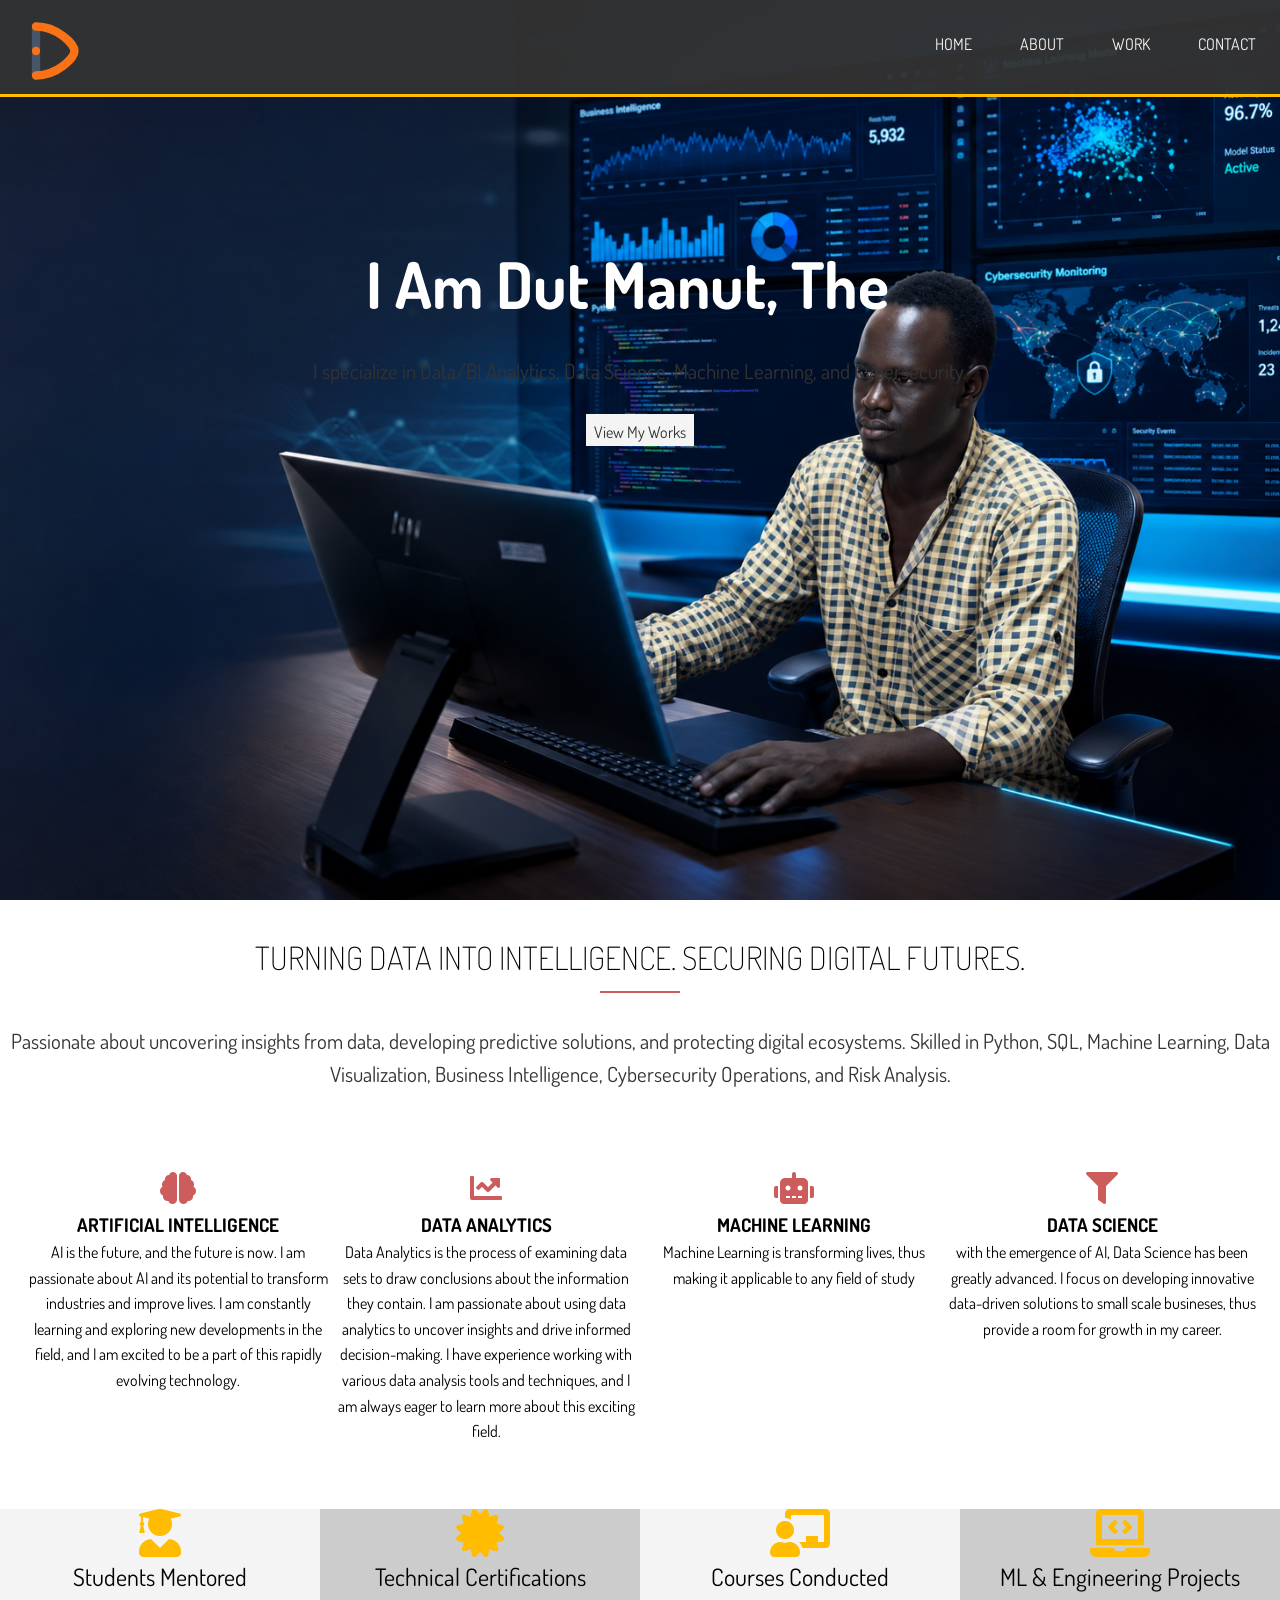
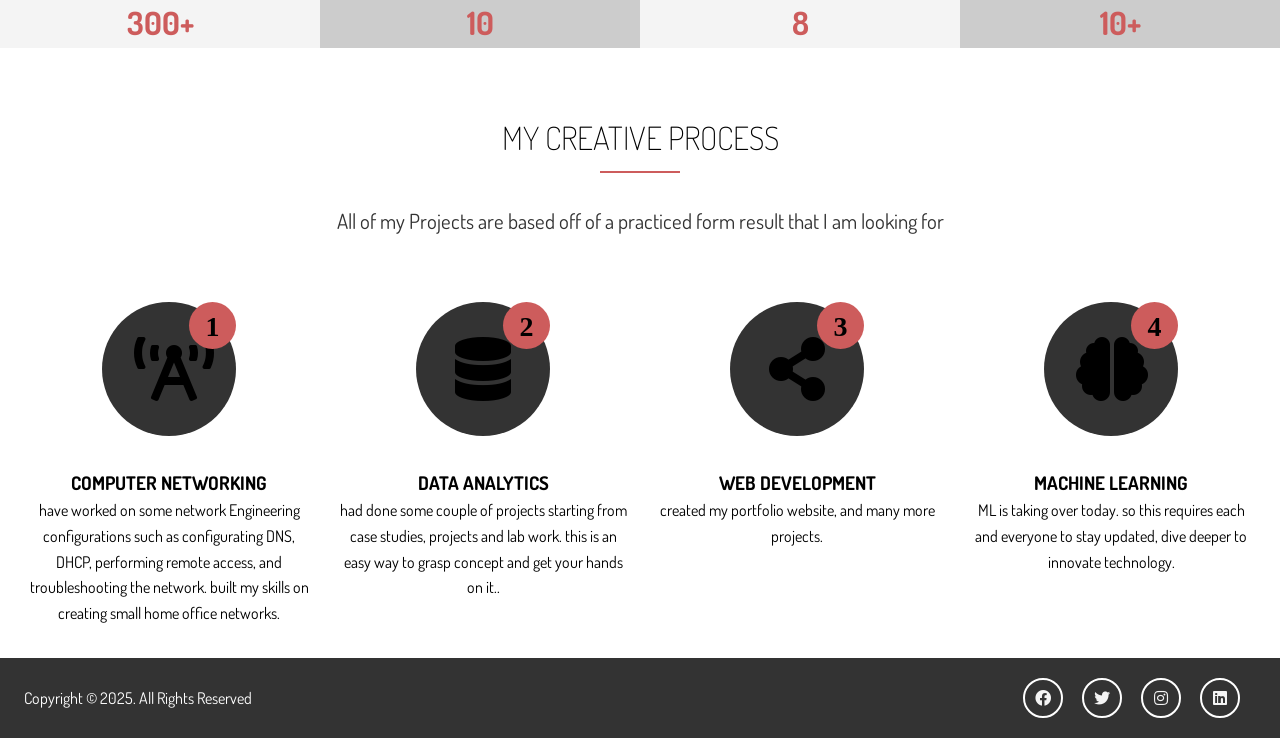
<file: index.html>
<!DOCTYPE html>
<html lang="en">
<head>
    <meta charset="UTF-8">
    <meta http-equiv="X-UA-Compatible" content="IE=edge">
    <meta name="viewport" content="width=device-width, initial-scale=1.0">
    <title>Dut Manut | Computer Engineer</title>
    <link rel="stylesheet" href="https://pro.fontawesome.com/releases/v5.10.0/css/all.css" 
    integrity="sha384-AYmEC3Yw5cVb3ZcuHtOA93w35dYTsvhLPVnYs9eStHfGJvOvKxVfELGroGkvsg+p" crossorigin="anonymous"/>
    <link rel="stylesheet" href="css/main.css">
    <link rel="icon" href="img/favicon.ico" type="ico"/>
    <link href="https://fonts.googleapis.com/css2?family=Dosis" rel="stylesheet">
</head>
<body>
    <!-- Header-->
    <header id="header-home">
        <div class="container">
            <nav id="main-nav">
                <img src="img/d_logo.svg" alt="My Portfolio" id="logo">
                <ul>
                    <li><a href="index.html" ="current">Home</a></li>
                    <li><a href="about.html">About</a></li>
                    <li><a href="work.html" >Work</a></li>
                    <li><a href="contact.html" >Contact</a></li>
                </ul>
            </nav>
            <div class="header-content">
                <h1>I Am Dut Manut, The <span class="txt-type"><span class="cursor">&nbsp;</span></span></h1>
                <p class="lead">I specialize in Data/BI Analytics, Data Science, Machine Learning, and Cybersecurity.</p>
                <a href="work.html" class="btn-light">View My Works</a>
            </div>
        </div>
    </header>

    <!--Section A-->
    <section id="home-a" class="text-center py-2">
        <h2 class="section-title">Turning Data into Intelligence. Securing Digital Futures.</h2>
            <div class="bottom-line"></div>
            <p class="lead">
                Passionate about uncovering insights from data, developing predictive solutions, 
                and protecting digital ecosystems. Skilled in Python, SQL, Machine Learning, Data Visualization, 
                Business Intelligence, Cybersecurity Operations, and Risk Analysis.
            </p>
        <div class="container">
            <div class="specials">
                <i class="fas fa-solid fa-brain fa-2x"></i>
                <h3>Artificial Intelligence</h3>
                <p> AI is the future, and the future is now. I am passionate about AI 
                    and its potential to transform industries and improve lives. I am constantly learning 
                    and exploring new developments in the field, and I am excited to be a part of this rapidly evolving technology.</p>
            </div>
            <div class="specials">
                <i class="fas fa-chart-line fa-2x"></i>
                <h3>Data Analytics</h3>
                
                <p>Data Analytics is the process of examining data sets to draw conclusions about the information they contain. 
                    I am passionate about using data analytics to uncover insights and drive informed decision-making. I have experience working with various 
                    data analysis tools and techniques, and I am always eager to learn more about this exciting field.</p>    
                </p></p>
            </div>
            <div class="specials">
                <i class="fas fa-robot fa-2x"></i>
                <h3>Machine Learning</h3>
                <p>Machine Learning is transforming lives, thus making it applicable to any field of study</p>
            </div>
            <div class="specials">
                <i class="fas fa-filter fa-2x"></i>
                <h3>Data Science</h3>
                <p>with the emergence of AI, Data Science has been greatly advanced. I focus on 
                developing innovative data-driven solutions to small scale busineses, thus provide a room for 
                growth in my career.
                </p>
            </div>
        
        </div>
    </section>
    <section id="home-b" class="text-center py-2">
    <div class="stats">
        <div>
            <ul>
                <li><i class="fas fa-user-graduate fa-3x"></i></li>
                <li class="stats-title">Students Mentored</li>
                <li class="stats-number">300+</li> 
            </ul>
        </div>
        <div>
            <ul>
                <li><i class="fas fa-certificate fa-3x"></i></li>
                <li class="stats-title">Technical Certifications</li>
                <li class="stats-number">10</li> 
            </ul>
        </div>
        <div>
            <ul>
                <li><i class="fas fa-chalkboard-teacher fa-3x"></i></li>
                <li class="stats-title">Courses Conducted</li>
                <li class="stats-number">8</li> 
            </ul>
        </div>
        <div>
            <ul>
                <li><i class="fas fa-laptop-code fa-3x"></i></li>
                <li class="stats-title">ML & Engineering Projects</li>
                <li class="stats-number">10+</li> 
            </ul>
        </div>
    </div>
    </section>
    <!--Section C -->
    <section id="home-c" class="text-center py-2">
        <div class="container">
            <h2 class="section-title">
                My Creative Process
            </h2>
            <div class="bottom-line"></div>
            <p class="lead">
                All of my Projects are based off of a
                practiced form result that I am looking for 
            </p>
            <div class="process">
                <div>
                    <i class="fas fa-broadcast-tower fa-4x process-icon my-2">
                        <div class="process-step">1</div>
                    </i>
                    <h3>Computer Networking</h3>
                    <p>have worked on some network Engineering configurations such as configurating DNS, DHCP, performing 
                    remote access, and troubleshooting the network. built my skills on creating small home office networks.</p>
                </div>
                <div>
                    <i class="fas fa-database fa-4x process-icon my-2">
                        <div class="process-step">2</div>
                    </i>
                    <h3>Data Analytics</h3>
                    <p>had done some couple of projects starting from case studies, projects and lab work. 
                    this is an easy way to grasp concept and get your hands on it..</p>
                </div>
                <div>
                    <i class="fas fa-share-alt fa-4x process-icon my-2">
                        <div class="process-step">3</div>
                    </i>
                    <h3>Web Development</h3>
                    <p>created my portfolio website, and many more projects.</p>
                </div>
                <div>
                    <i class="fas fa-brain fa-4x process-icon my-2">
                        <div class="process-step">4</div>
                    </i>
                    <h3>Machine Learning</h3>
                    <p>ML is taking over today. so this requires each and everyone 
                    to stay updated, dive deeper to innovate technology.
                    </p>
                </div>
            </div>
        </div>
    </section>

    <!--Footer-->
    <footer id="main-footer">
        <div class="footer-content container">
            <p>Copyright &copy; 2025. All Rights Reserved</p>
            <div class="social">
                <a href="https://www.facebook.com/dutmalol31/" target="_blank" aria-label="Facebook">
                    <i class="fab fa-facebook"></i>
                </a>
                <a href="https://www.twitter.com" target="_blank" aria-label="Twitter">
                    <i class="fab fa-twitter"></i>
                </a>
                <a href="https://www.instagram.com/dutmalol/" target="_blank" aria-label="Instagram">
                    <i class="fab fa-instagram"></i>
                </a>
                <a href="https://www.linkedin.com/in/dutmanutayieidut" target="_blank" aria-label="LinkedIn">
                    <i class="fab fa-linkedin"></i>
                </a> 
                
            </div>
        </div>
    </footer>
<script src="main.js"></script>
</body>
</html>
</file>
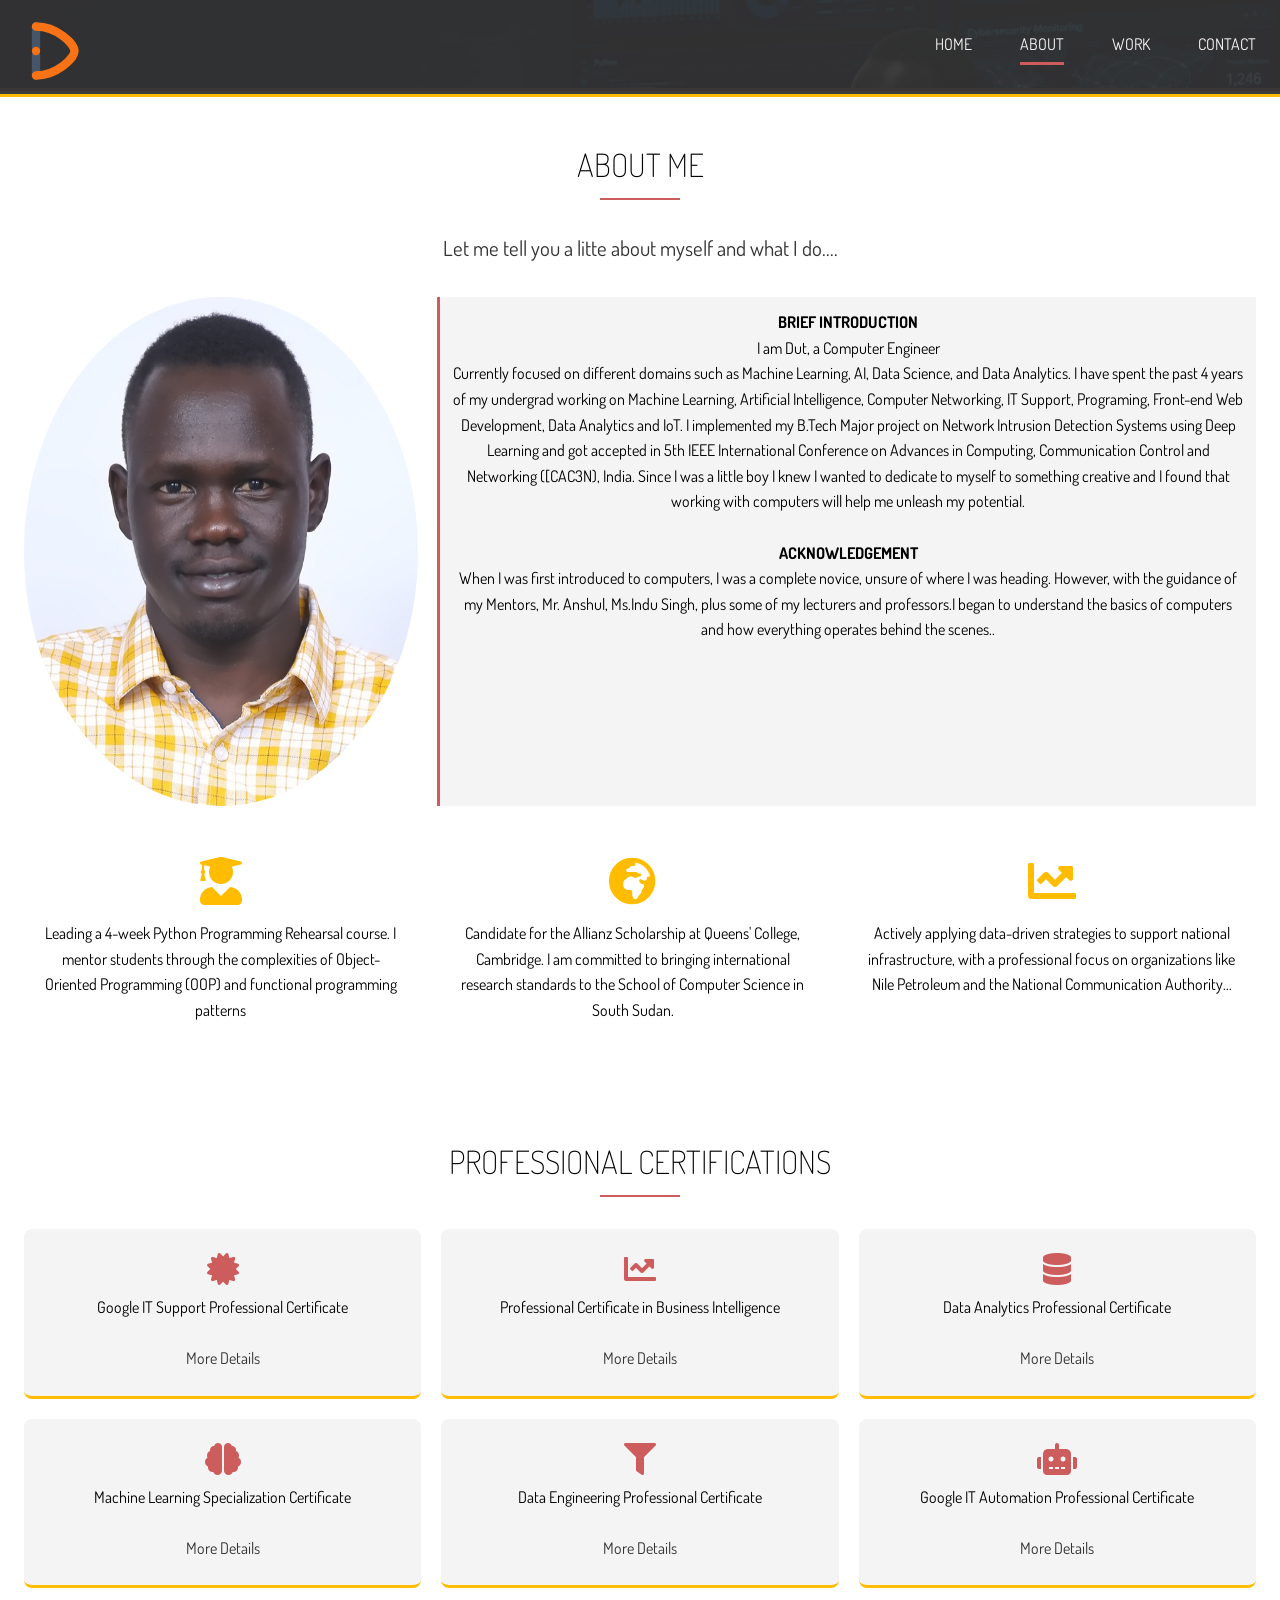
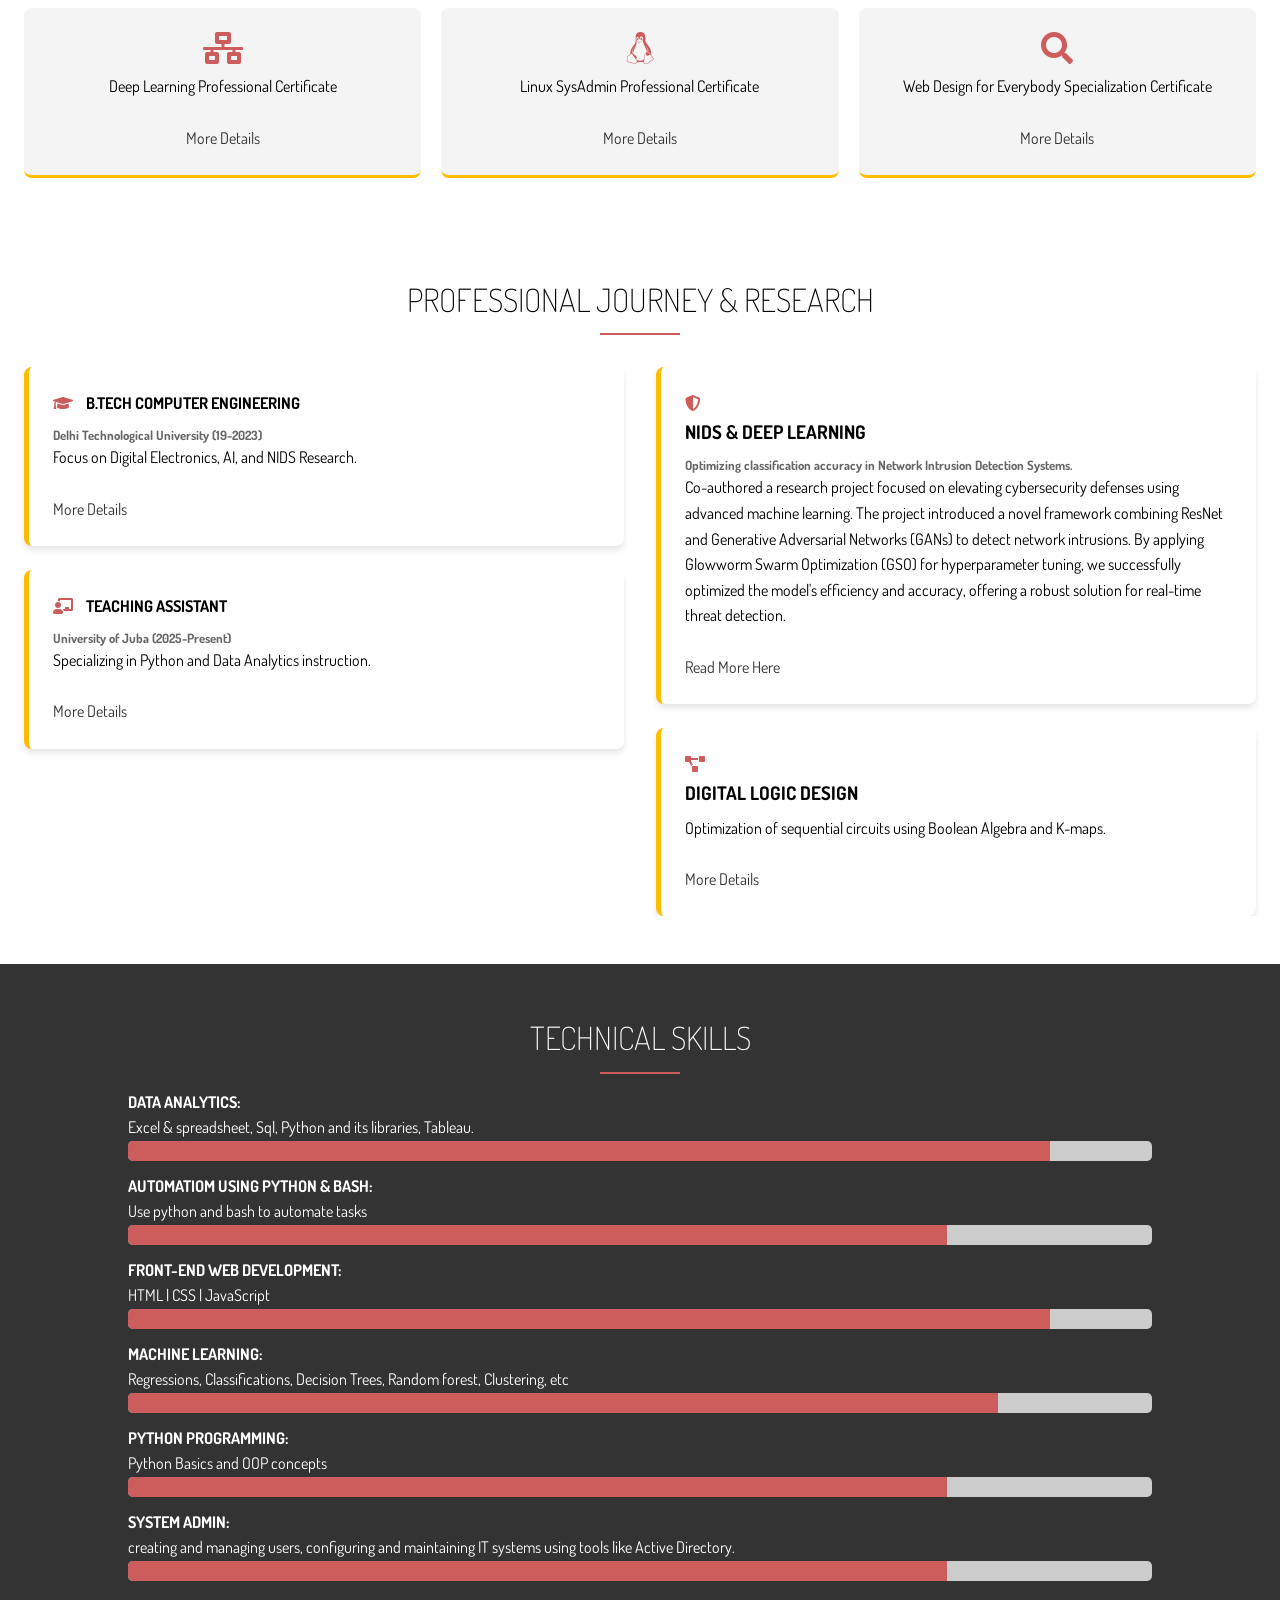
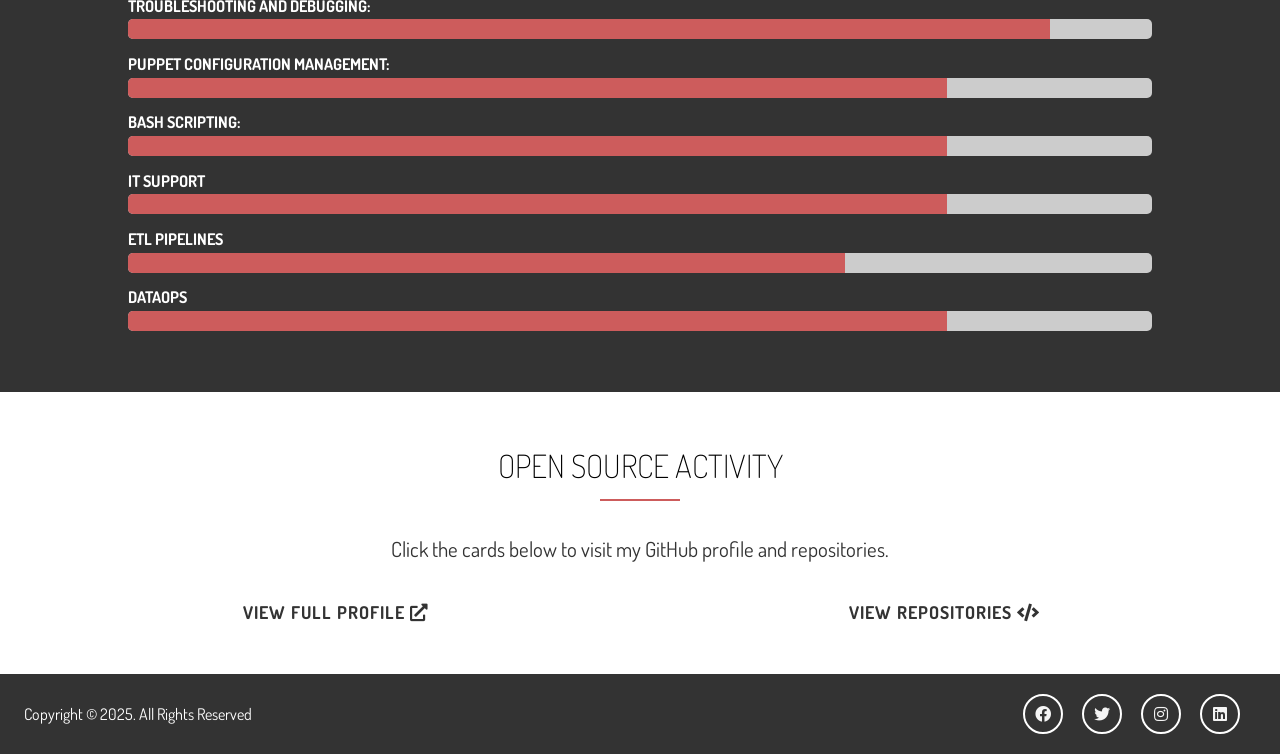
<file: about.html>
<!DOCTYPE html>
<html lang="en">
<head>
    <meta charset="UTF-8">
    <meta http-equiv="X-UA-Compatible" content="IE=edge">
    <meta name="viewport" content="width=device-width, initial-scale=1.0">
    <title>About Me</title>
    <link rel="stylesheet" href="https://pro.fontawesome.com/releases/v5.10.0/css/all.css" 
    integrity="sha384-AYmEC3Yw5cVb3ZcuHtOA93w35dYTsvhLPVnYs9eStHfGJvOvKxVfELGroGkvsg+p" crossorigin="anonymous"/>
    <link rel="stylesheet" href="css/main.css">
    <link rel="icon" href="img/favicon.ico" type="ico"/>
    <link href="https://fonts.googleapis.com/css2?family=Dosis" rel="stylesheet">
</head>
<body>
    <!-- Header-->
    <header id="header-inner">
        <div class="container">
            <nav id="main-nav">
                <img src="img/d_logo.svg" alt="D monogram portfolio logo" id="logo">
                <ul>
                    <li><a href="index.html" >Home</a></li>
                    <li><a href="about.html" class="current">About</a></li>
                    <li><a href="work.html" >Work</a></li>
                    <li><a href="contact.html" >Contact</a></li>
                </ul>
            </nav>
        </div>
    </header>
<!--Section A: Info-->
<section id="about-a" class="text-center py-3">
    <div class="container">
        <h2 class="section-title">About Me</h2>
        <div class="bottom-line"></div>
        <p class="lead">
            Let me tell you a litte about myself and what I do....
        </p>
        <div class="about-info">
            <img src="img/IMG_3066.JPG" alt="" class="bio-image">
            <div class="bio bg-light">
                <h4>Brief Introduction</h4>
                <P>I am Dut, a Computer Engineer<br> Currently focused on different domains such as Machine Learning, AI, Data Science, and Data Analytics.
                I have spent the past 4 years of my undergrad working on Machine Learning, Artificial Intelligence, Computer Networking, IT Support, Programing, Front-end Web Development, Data Analytics and IoT.
                I implemented my B.Tech Major project on Network Intrusion Detection Systems using Deep Learning and got accepted in 5th IEEE International Conference on Advances in Computing, Communication Control and Networking ([CAC3N), India.
                Since I was a little boy I knew I wanted to dedicate to myself to something creative and I found that working with computers will help me unleash my potential.</P>
                <br>
                
                <h4>Acknowledgement</h4>
                <p>When I was first introduced to computers, I was a complete novice, unsure of where I was heading. However, with the guidance of my Mentors, Mr. Anshul, Ms.Indu Singh,
                plus some of my lecturers and professors.I began to understand the basics of computers and how everything operates behind the scenes..</p>
            </div>
            <div class="award-1">
                <i class="fas fa-user-graduate fa-3x"></i>
                <h3></h3>
                <p>Leading a 4-week Python Programming Rehearsal course. I mentor students through the complexities 
                of Object-Oriented Programming (OOP) and functional programming patterns</p>
            </div>
            <div class="award-2">
                <i class="fas fa-globe-africa fa-3x"></i>
                <h3></h3>
                <p>Candidate for the Allianz Scholarship at Queens' College, Cambridge. 
                 I am committed to bringing international research standards to the School of Computer Science in South Sudan.</p>
            </div>
            <div class="award-3">
                <i class="fas fa-chart-line fa-3x"></i>
                <h3></h3>
                <p>Actively applying data-driven strategies to support national infrastructure, 
                 with a professional focus on organizations like Nile Petroleum and the National Communication Authority...</p>
            </div>
        </div>
    </div>
</section>

<!--Section C: Professional Certifications-->
<section id="about-certs" class="py-3">
    <div class="container">
        <h2 class="section-title">Professional Certifications</h2>
        <div class="bottom-line"></div>
        <div class="certs-grid">
            <div class="cert-card">
                <i class="fas fa-certificate fa-2x"></i>
                <p>Google IT Support Professional Certificate</p>
                <a href="https://coursera.org/share/5cdc9d2f50faa1868faa553b50c92a8f"><br>More Details</a>
            </div>
            <div class="cert-card">
                <i class="fas fa-chart-line fa-2x"></i>
                <p>Professional Certificate in Business Intelligence</p>
                <a href="https://coursera.org/share/e0053bc82a02fabda9922bee32841fb6"><br>More Details</a>
            </div>
            <div class="cert-card">
                <i class="fas fa-database fa-2x"></i>
                <p>Data Analytics Professional Certificate</p>
                <a href="https://coursera.org/share/54d37fe92967cf523fb7856cf27b816f"><br>More Details</a>
            </div>
            <div class="cert-card">
                <i class="fas fa-solid fa-brain fa-2x"></i>
                <p>Machine Learning Specialization Certificate</p>
                <a href="https://coursera.org/share/1d9b7a5a025551d4797f7401e4940bad"><br>More Details</a>
            </div>
            <div class="cert-card">
                <i class="fas fa-solid fa-filter fa-2x"></i>
                <p>Data Engineering Professional Certificate</p>
                <a href="https://coursera.org/share/f40cbf588dd0f698595976486578e5c4"><br>More Details</a>
            </div>
            <div class="cert-card">
                <i class="fas fa-solid fa-robot fa-2x"></i>
                <p>Google IT Automation Professional Certificate</p>
                <a href="https://coursera.org/share/0753d0dc1cce15eeb81100f361d2e056"><br>More Details</a>
            </div>
            <div class="cert-card">
                <i class="fas fa-solid fa-network-wired fa-2x"></i>
                <p>Deep Learning Professional Certificate</p>
                <a href="https://coursera.org/share/cffc3446f817075009cf6eb8d0a78abd"><br>More Details</a>
            </div>
            <div class="cert-card">
                <i class="fab fa-linux fa-2x"></i>
                <p>Linux SysAdmin Professional Certificate</p>
                <a href="https://coursera.org/share/c113dbb843d381843c20f1c23ac17188"><br>More Details</a>
            </div>
            <div class="cert-card">
                <i class="fas fa-solid fa-search fa-2x"></i>
                <p>Web Design for Everybody Specialization Certificate</p>
                <a href="https://coursera.org/share/4f1b659aabb5927060ca3266524b6633"><br>More Details</a>
            </div>
        </div>
    </div>
</section>

<!--SECTION D: Research & Publications, GitHub Activity, and the Professional Journey timeline-->
<section id="professional-highlights" class="py-3">
    <div class="container">
        <h2 class="section-title">Professional Journey & Research</h2>
        <div class="bottom-line"></div>
        
        <div class="flex-row">
            <div class="flex-item journey-box">
                <div class="timeline-item">
                    <h4><i class="fas fa-graduation-cap"></i> B.Tech Computer Engineering</h4>
                    <p class="date">Delhi Technological University (19-2023)</p>
                    <p>Focus on Digital Electronics, AI, and NIDS Research.</p>
                    <a href="your-link-url-here"><br>More Details</a>
                </div>
                <div class="timeline-item">
                    <h4><i class="fas fa-chalkboard-teacher"></i> Teaching Assistant</h4>
                    <p class="date">University of Juba (2025-Present)</p>
                    <p>Specializing in Python and Data Analytics instruction.</p>
                    <a href="your-link-url-here"><br>More Details</a>
                </div>
            </div>

            <div class="flex-item pub-box">
                <div class="pub-card">
                    <i class="fas fa-shield-alt"></i>
                    <h3>NIDS & Deep Learning</h3>
                    <p class="date">Optimizing classification accuracy in Network Intrusion Detection Systems.</p>
                    <p>Co-authored a research project focused on elevating cybersecurity defenses using advanced machine learning. 
                    The project introduced a novel framework combining ResNet and Generative Adversarial Networks (GANs) to detect network intrusions. By applying Glowworm Swarm Optimization (GSO) for hyperparameter tuning, we successfully 
                    optimized the model's efficiency and accuracy, offering a robust solution for real-time threat detection.</p>
                    <a href="https://ieeexplore.ieee.org/document/10541651"><br>Read More Here</a>
                </div>
                <div class="pub-card">
                    <i class="fas fa-project-diagram"></i>
                    <h3>Digital Logic Design</h3>
                    <p>Optimization of sequential circuits using Boolean Algebra and K-maps.</p>
                    <a href="your-link-url-here"><br>More Details</a>
                </div>
            </div>
        </div>
    </div>
</section>
<!--section B: Progress bars-->
<section id="about-b" class="bg-dark py-3">
    <div class="container">
        <h2 class="section-title">Technical Skills</h2>
        <div class="bottom-line"></div>
        <h4>Data Analytics:</h4>
        <p>Excel & spreadsheet, Sql, Python and its libraries, Tableau.</p>
        <div class="progress">
            <div style="width: 90%"></div>
        </div>
        <h4>Automatiom using Python & Bash:</h4>
        <p>Use python and bash to automate tasks</p>
        <div class="progress">
            <div style="width: 80%"></div>
        </div>
        <h4>Front-end Web Development:</h4>
        <p>HTML | CSS | JavaScript<p>
        <div class="progress">
            <div style="width: 90%"></div>
        </div>
        <h4>Machine Learning:</h4>
        <p>Regressions, Classifications, Decision Trees, Random forest, Clustering, etc</p>
        <div class="progress">
            <div style="width: 85%"></div>
        </div>
        <h4>Python Programming:</h4>
        <p>Python Basics and OOP concepts</p>
        <div class="progress">
            <div style="width: 80%"></div>
        </div>
        <h4>System Admin:</h4>
        <p>creating and managing users, configuring and maintaining IT systems 
            using tools like Active Directory. </p>
        <div class="progress">
            <div style="width: 80%"></div>
        </div>
        <h4>Troubleshooting and Debugging:</h4>
        <div class="progress">
            <div style="width: 90%"></div>
        </div>
        <h4>Puppet configuration Management:</h4>
        <div class="progress">
            <div style="width: 80%"></div>
        </div>
        <h4>Bash Scripting:</h4>
        <div class="progress">
            <div style="width: 80%"></div>
        </div>
        <h4>IT Support</h4>
        <div class="progress">
            <div style="width: 80%"></div>
        </div>
        <h4>ETL Pipelines</h4>
        <div class="progress">
            <div style="width: 70%"></div>
        </div>
        <h4>DataOps</h4>
        <div class="progress">
            <div style="width: 80%"></div>
        </div>
    </div>
</section>

<section id="github-activity">
    <div class="container">
        <h2 class="section-title">Open Source Activity</h2>
        <div class="bottom-line"></div>
        <p class="lead">Click the cards below to visit my GitHub profile and repositories.</p>
        
        <div class="github-flex">
            <a href="https://github.com/dutma" target="_blank" class="github-link">
                <div class="github-card-wrapper">
                    <span class="github-text">View Full Profile <i class="fas fa-external-link-alt"></i></i></span>
                </div>
            </a>

            <a href="https://github.com/dutma?tab=repositories" target="_blank" class="github-link">
                <div class="github-card-wrapper">
                    <span class="github-text">View Repositories <i class="fas fa-code"></i></span>
                </div>
            </a>
        </div>
</section>
    <!--Footer-->
    <footer id="main-footer">
        <div class="footer-content container">
            <p>Copyright &copy; 2025. All Rights Reserved</p>
            <div class="social">
                <a href="https://www.facebook.com/dutmalol31/" target="_blank" aria-label="Facebook">
                    <i class="fab fa-facebook"></i>
                </a>
                <a href="https://www.twitter.com" target="_blank" aria-label="Twitter">
                    <i class="fab fa-twitter"></i>
                </a>
                <a href="https://www.instagram.com/dutmalol/" target="_blank" aria-label="Instagram">
                    <i class="fab fa-instagram"></i>
                </a>
                <a href="https://www.linkedin.com/in/dutmanutayieidut" target="_blank" aria-label="LinkedIn">
                    <i class="fab fa-linkedin"></i>
                </a> 
                
            </div>
        </div> 
    </footer>
</body>
</html>
</file>
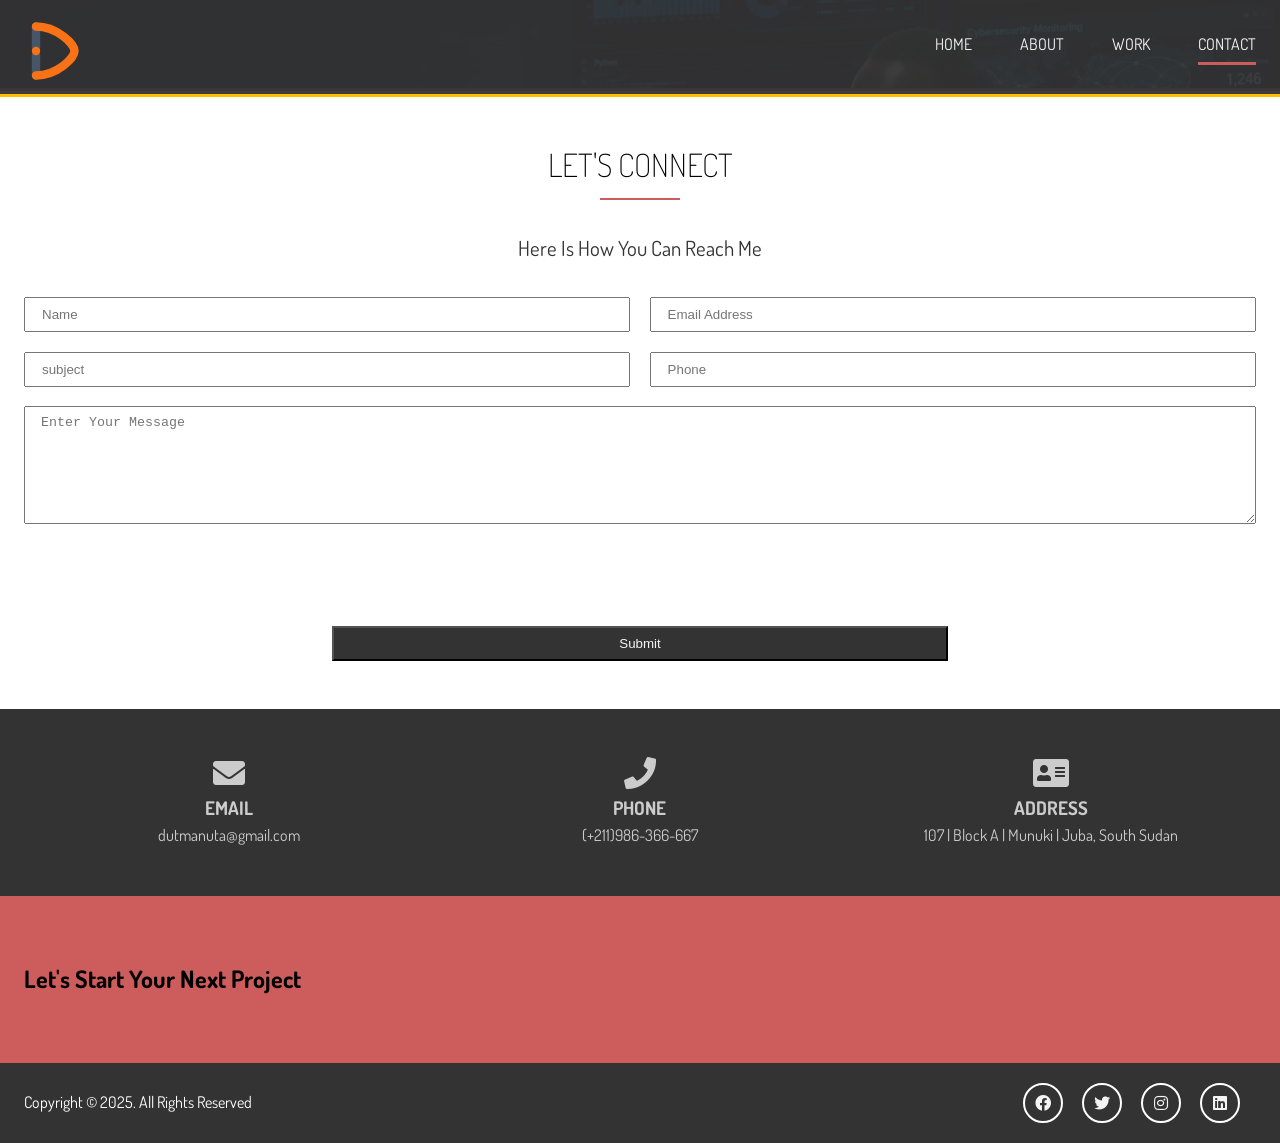
<file: contact.html>
<!DOCTYPE html>
<html lang="en">
<head>
    <meta charset="UTF-8">
    <meta http-equiv="X-UA-Compatible" content="IE=edge">
    <meta name="viewport" content="width=device-width, initial-scale=1.0">
    <title>Contact Me</title>
    <link rel="stylesheet" href="https://pro.fontawesome.com/releases/v5.10.0/css/all.css" 
    integrity="sha384-AYmEC3Yw5cVb3ZcuHtOA93w35dYTsvhLPVnYs9eStHfGJvOvKxVfELGroGkvsg+p" crossorigin="anonymous"/>
    <link rel="stylesheet" href="css/main.css">
    <link rel="icon" href="img/favicon.ico" type="ico"/>
    <link href="https://fonts.googleapis.com/css2?family=Dosis" rel="stylesheet">
</head>
<body>
    <!-- Header-->
    <header id="header-inner">
        <div class="container">
            <nav id="main-nav">
                <img src="img/d_logo.svg" alt="My Portfolio" id="logo">
                <ul>
                    <li><a href="index.html" >Home</a></li>
                    <li><a href="about.html" >About</a></li>
                    <li><a href="work.html" >Work</a></li>
                    <li><a href="contact.html" class="current" >Contact</a></li>
                </ul>
            </nav>
        </div>
    </header>
    <!--Section A: Contact-->
    <section id="contact-z" class="text-center py-3">
        <div class="container">
            <h2 class="section-title">Let's Connect</h2>
            <div class="bottom-line"></div>
            <p class="lead">Here Is How You Can Reach Me</p>
            <form method="POST" data-netlify="true" data-netlify-recaptcha="true">
                <div class="text-fields">
                    <input type="text" class="text-input name-input" placeholder="Name" name="Name">
                    <input type="text" class="text-input subject-input" placeholder="subject" name="Subject">
                    <input type="email" class="text-input email-input" placeholder="Email Address" name="Email">
                    <input type="phone" class="text-input phone-input" placeholder="Phone" name="Phone">
                    <textarea class="text-input message-input" placeholder="Enter Your Message" name="Message"></textarea>
                    <div class="my-2">
                        <div data-netlify-recaptcha="true"></div>
                    </div>
                </div>
                <button type="submit" class="btn-dark">Submit</button>
            </form>
        </div>
    </section>
    <!--Section B: Contact Info-->
    <section id="contact-y" class="py-3 bg-dark">
        <div class="container">
            <div class="contact-info">
                <div>
                    <i class="fas fa-envelope fa-2x"></i>
                    <h3>Email</h3>
                    <p>dutmanuta@gmail.com</p>
                </div>
                <div>
                    <i class="fas fa-phone fa-2x"></i>
                    <h3>Phone</h3>
                    <p>(+211)986-366-667</p>
                </div>
                <div>
                    <i class="fas fa-address-card fa-2x"></i>
                    <h3>Address</h3>
                    <p>107 | Block A | Munuki | Juba, South Sudan</p>
                </div>
            </div>
        </div>
    </section>
    <!--Section C: Tagline-->
    <section id="contact-w" class="bg-main py-4">
        <div class="container">
            <h1>Let's Start Your Next Project</h1>
        </div>  
    </section>
    <!--Footer-->
    <footer id="main-footer">
        <div class="footer-content container">
            <p>Copyright &copy; 2025. All Rights Reserved</p>
            <div class="social">
                <a href="https://www.facebook.com/dutmalol31/" target="_blank" aria-label="Facebook">
                    <i class="fab fa-facebook"></i>
                </a>
                <a href="https://www.twitter.com" target="_blank" aria-label="Twitter">
                    <i class="fab fa-twitter"></i>
                </a>
                <a href="https://www.instagram.com/dutmalol/" target="_blank" aria-label="Instagram">
                    <i class="fab fa-instagram"></i>
                </a>
                <a href="https://www.linkedin.com/in/dutmanutayieidut" target="_blank" aria-label="LinkedIn">
                    <i class="fab fa-linkedin"></i>
                </a> 
            </div>
        </div>
    </footer>
</body>
</html>
</file>
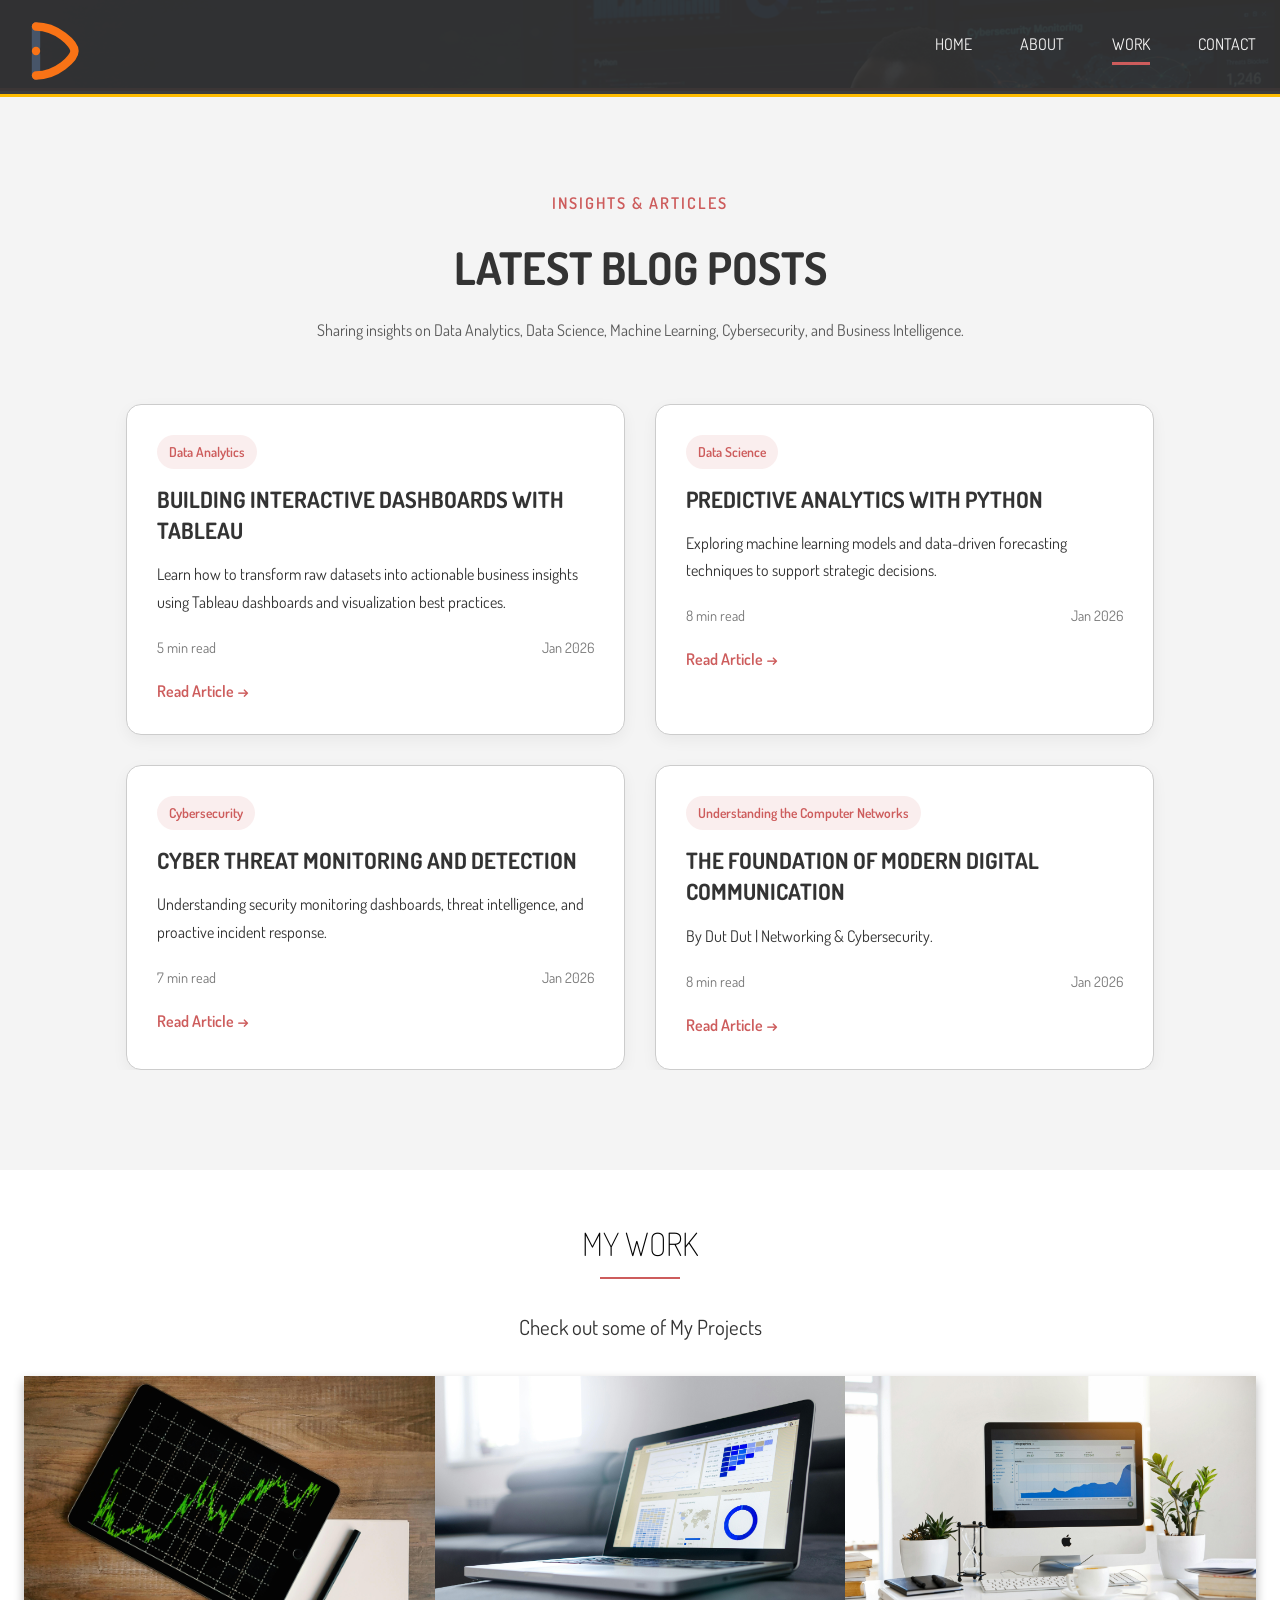
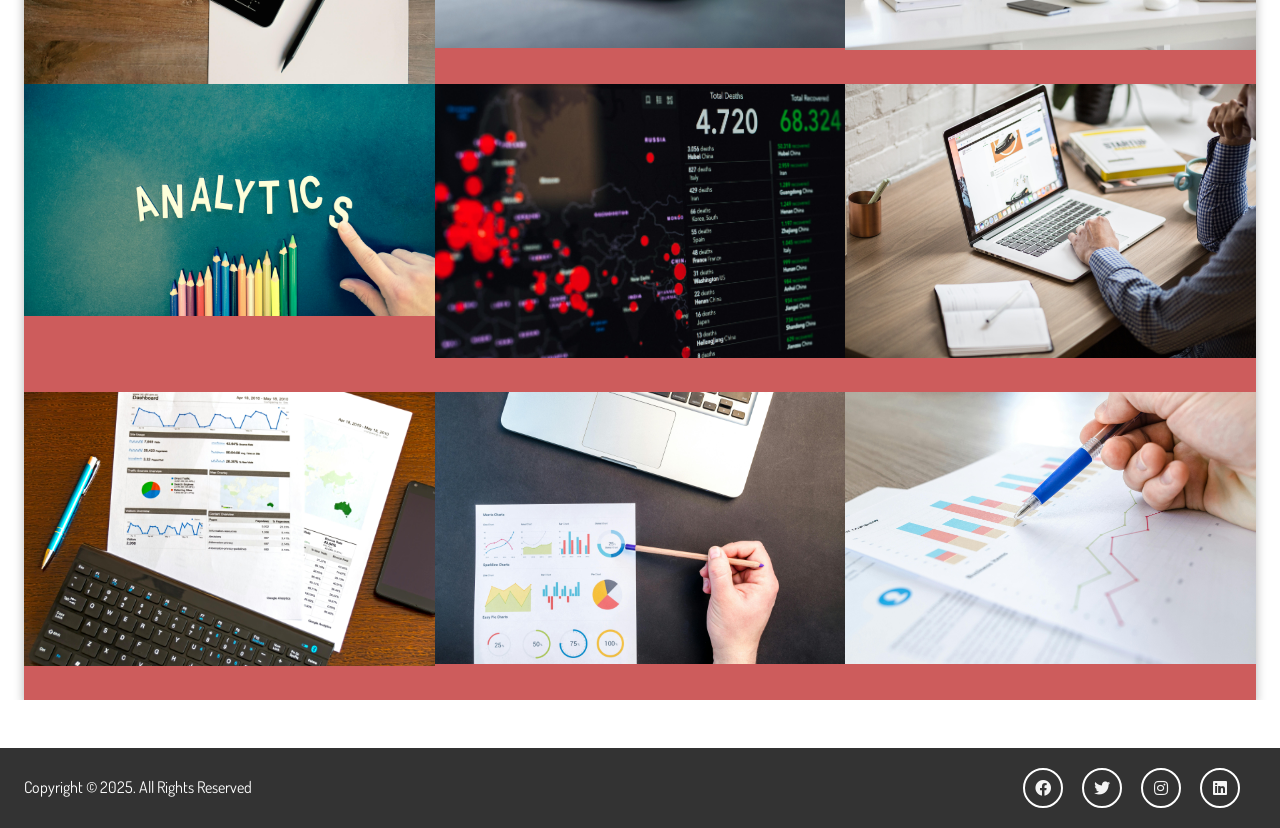
<file: work.html>
<!DOCTYPE html>
<html lang="en">
<head>
    <meta charset="UTF-8">
    <meta http-equiv="X-UA-Compatible" content="IE=edge">
    <meta name="viewport" content="width=device-width, initial-scale=1.0">
    <title>Dut Manut | My Work</title>
    <link rel="stylesheet" href="https://pro.fontawesome.com/releases/v5.10.0/css/all.css" 
    integrity="sha384-AYmEC3Yw5cVb3ZcuHtOA93w35dYTsvhLPVnYs9eStHfGJvOvKxVfELGroGkvsg+p" crossorigin="anonymous"/>
    <link rel="stylesheet" href="css/main.css">
    <link rel="icon" href="img/favicon.ico" type="ico"/>
    <link href="https://fonts.googleapis.com/css2?family=Dosis" rel="stylesheet">
</head>
<body>
    <!-- Header-->
    <header id="header-inner">
        <div class="container">
            <nav id="main-nav">
                <img src="img/d_logo.svg" alt="My Portfolio" id="logo">
                <ul>
                    <li><a href="index.html" >Home</a></li>
                    <li><a href="about.html">About</a></li>
                    <li><a href="work.html" class="current">Work</a></li>
                    <li><a href="contact.html" >Contact</a></li>
                </ul>
            </nav>
        </div>
    </header>
    <!--Work Gallery-->

    <!-- BLOG SECTION -->

<section id="blog" class="blog-section">
    <div class="container">
        <div class="section-header">
            <span class="section-tag">Insights & Articles</span>
            <h2>Latest Blog Posts</h2>
            <p>
                Sharing insights on Data Analytics, Data Science, Machine Learning,
                Cybersecurity, and Business Intelligence.
            </p>
        </div>


    <div class="blog-grid">

        <!-- Blog Card 1 -->
        <article class="blog-card">
            <div class="blog-content">
                <span class="blog-category">Data Analytics</span>
                <h3>Building Interactive Dashboards with Tableau</h3>
                <p>
                    Learn how to transform raw datasets into actionable
                    business insights using Tableau dashboards and
                    visualization best practices.
                </p>
                <div class="blog-meta">
                    <span>5 min read</span>
                    <span>Jan 2026</span>
                </div>
                <a href="blog/dashboard-tableau.html" class="read-more">Read Article →</a>
            </div>
        </article>

        <!-- Blog Card 2 -->
        <article class="blog-card">
            <div class="blog-content">
                <span class="blog-category">Data Science</span>
                <h3>Predictive Analytics with Python</h3>
                <p>
                    Exploring machine learning models and data-driven
                    forecasting techniques to support strategic decisions.
                </p>
                <div class="blog-meta">
                    <span>8 min read</span>
                    <span>Jan 2026</span>
                </div>
                <a href="#" class="read-more">Read Article →</a>
            </div>
        </article>

        <!-- Blog Card 3 -->
        <article class="blog-card">
            <div class="blog-content">
                <span class="blog-category">Cybersecurity</span>
                <h3>Cyber Threat Monitoring and Detection</h3>
                <p>
                    Understanding security monitoring dashboards,
                    threat intelligence, and proactive incident response.
                </p>
                <div class="blog-meta">
                    <span>7 min read</span>
                    <span>Jan 2026</span>
                </div>
                <a href="#" class="read-more">Read Article →</a>
            </div>
        </article>

        <!-- Blog Card 4 -->
        <article class="blog-card">
            <div class="blog-content">
                <span class="blog-category">Understanding the Computer Networks</span>
                <h3>The Foundation of Modern Digital Communication</h3>
                <p>
                    By Dut Dut | Networking & Cybersecurity.
                </p>
                <div class="blog-meta">
                    <span>8 min read</span>
                    <span>Jan 2026</span>
                </div>
                <a href="blog/computer-networking-basics.html" class="read-more">Read Article →</a>
            </div>
        </article>

    </div>
</div>

</section>


    <!--Section A-->
    <section id="work-a" class="text-center py-3">
        <div class="container">
            <h2 class="section-title">My Work</h2>
            <div class="bottom-line"></div>
            <p class="lead">
                Check out some of My Projects
            </p>
            <div class="items">
                <div class="item">
                    <div class="item-image">
                        <img src="img/pexels-weekendplayer-187041.jpg" alt="">
                    </div>
                    <div class="item-text">
                        <div class="item-text-wrap">
                            <p class="iten-text-category">Data Analytics</p>
                            <h2 class="item-text-title">Exploring Australia's coral reefs 
                            <a href=""><br>Read More</a></h2>
                        </div>
                    </div>
                </div>
                <div class="item">
                    <div class="item-image">
                        <img src="img/pexels-goumbik-577210.jpg" alt="">
                    </div>
                    <div class="item-text">
                        <div class="item-text-wrap">
                            <p class="iten-text-category">Data Analytics</p>
                            <h2 class="item-text-title">Diabetes Analysis<a href="https://public.tableau.com/views/DiabetesCareAnalytics_17546505621580/ReadmissionsandDiagnoses?:language=en-US&:sid=&:redirect=auth&:display_count=n&:origin=viz_share_link"><br>Read More</a></h2>
                        </div>
                    </div>
                </div>
                <div class="item">
                    <div class="item-image">
                        <img src="img/pexels-serpstat-177219-572056.jpg" alt="">
                    </div>
                    <div class="item-text">
                        <div class="item-text-wrap">
                            <p class="iten-text-category">Data Visualization</p>
                            <h2 class="item-text-title">Northwind Trade Dashboard<a href="https://public.tableau.com/views/northwind_analysis/Dashboard1?:language=en-US&:sid=&:redirect=auth&:display_count=n&:origin=viz_share_link"><br>Read More</a></h2>
                        </div>
                    </div>
                </div>
                <div class="item">
                    <div class="item-image">
                        <img src="img/marketing.jpg" alt="">
                    </div>
                    <div class="item-text">
                        <div class="item-text-wrap">
                            <p class="iten-text-category">Data Visualization</p>
                            <h2 class="item-text-title">Exploring Banking Data<a href="your-link-url-here"><br>Read More</a></h2>
                        </div>
                    </div>
                </div>
                <div class="item">
                    <div class="item-image">
                        <img src="img/pexels3970330.jpg" alt="">
                    </div>
                    <div class="item-text">
                        <div class="item-text-wrap">
                            <p class="iten-text-category">Data Analytics</p>
                            <h2 class="item-text-title">Demographic Analysis<a href="your-link-url-here"><br>Read More</a></h2>
                        </div>
                    </div>
                </div>
                <div class="item">
                    <div class="item-image">
                        <img src="img/work6.jpg" alt="">
                    </div>
                    <div class="item-text">
                        <div class="item-text-wrap">
                            <p class="iten-text-category">Security</p>
                            <h2 class="item-text-title">Your System Is Under Safe Hands<a href="your-link-url-here"><br>Read More</a></h2>
                        </div>
                    </div>
                </div>
                <div class="item">
                    <div class="item-image">
                        <img src="img/p-95916.jpg" alt="">
                    </div>
                    <div class="item-text">
                        <div class="item-text-wrap">
                            <p class="iten-text-category">Regression Analysis</p>
                            <h2 class="item-text-title">House Price Prediction <a href="https://github.com/dutma/Data-Analytics.git"><br>Read More</a></h2>
                        </div>
                    </div>
                </div>
                <div class="item">
                    <div class="item-image">
                        <img src="img/k-669621.jpg" alt="">
                    </div>
                    <div class="item-text">
                        <div class="item-text-wrap">
                            <p class="iten-text-category">Web Scraping</p>
                            <h2 class="item-text-title">Scrapping and Analysing Job postings<a href="your-link-url-here"><br>Read More</a></h2>
                        </div>
                    </div>
                </div>
                <div class="item">
                    <div class="item-image">
                        <img src="img/590022.jpg" alt="">
                    </div>
                    <div class="item-text">
                        <div class="item-text-wrap">
                            <p class="iten-text-category">Machine Learning</p>
                            <h2 class="item-text-title">Analyzing Car CO₂ Emissions<a href="your-link-url-here"><br>Read More</a></h2>
                        </div>
                    </div>
                </div>
            </div>
        </div>
    </section>

    <!--Footer-->
    <footer id="main-footer">
        <div class="footer-content container">
            <p>Copyright &copy; 2025. All Rights Reserved</p>
            <div class="social">
                <a href="https://www.facebook.com/dutmalol31/" target="_blank" aria-label="Facebook">
                    <i class="fab fa-facebook"></i>
                </a>
                <a href="https://www.twitter.com" target="_blank" aria-label="Twitter">
                    <i class="fab fa-twitter"></i>
                </a>
                <a href="https://www.instagram.com/dutmalol/" target="_blank" aria-label="Instagram">
                    <i class="fab fa-instagram"></i>
                </a>
                <a href="https://www.linkedin.com/in/dutmanutayieidut" target="_blank" aria-label="LinkedIn">
                    <i class="fab fa-linkedin"></i>
                </a> 
            </div>
        </div>
    </footer>
</body>
</html>
</file>
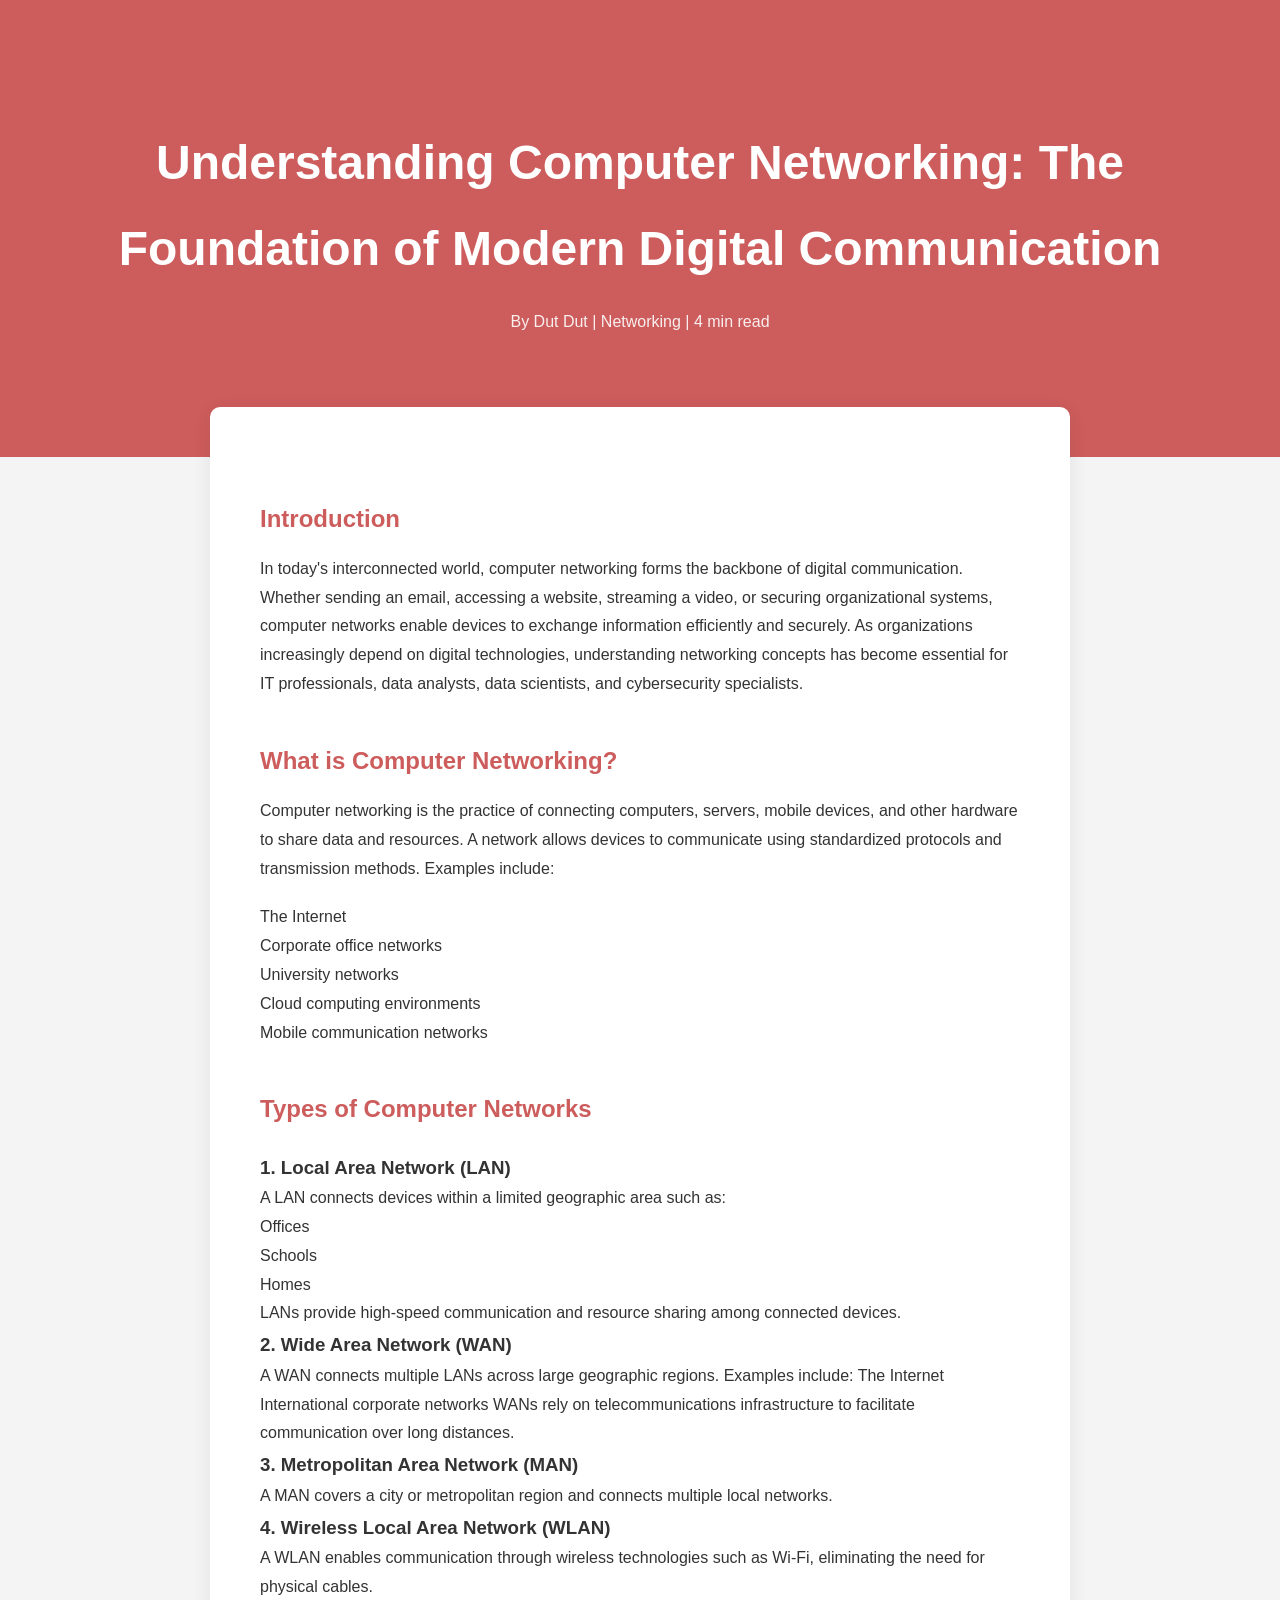
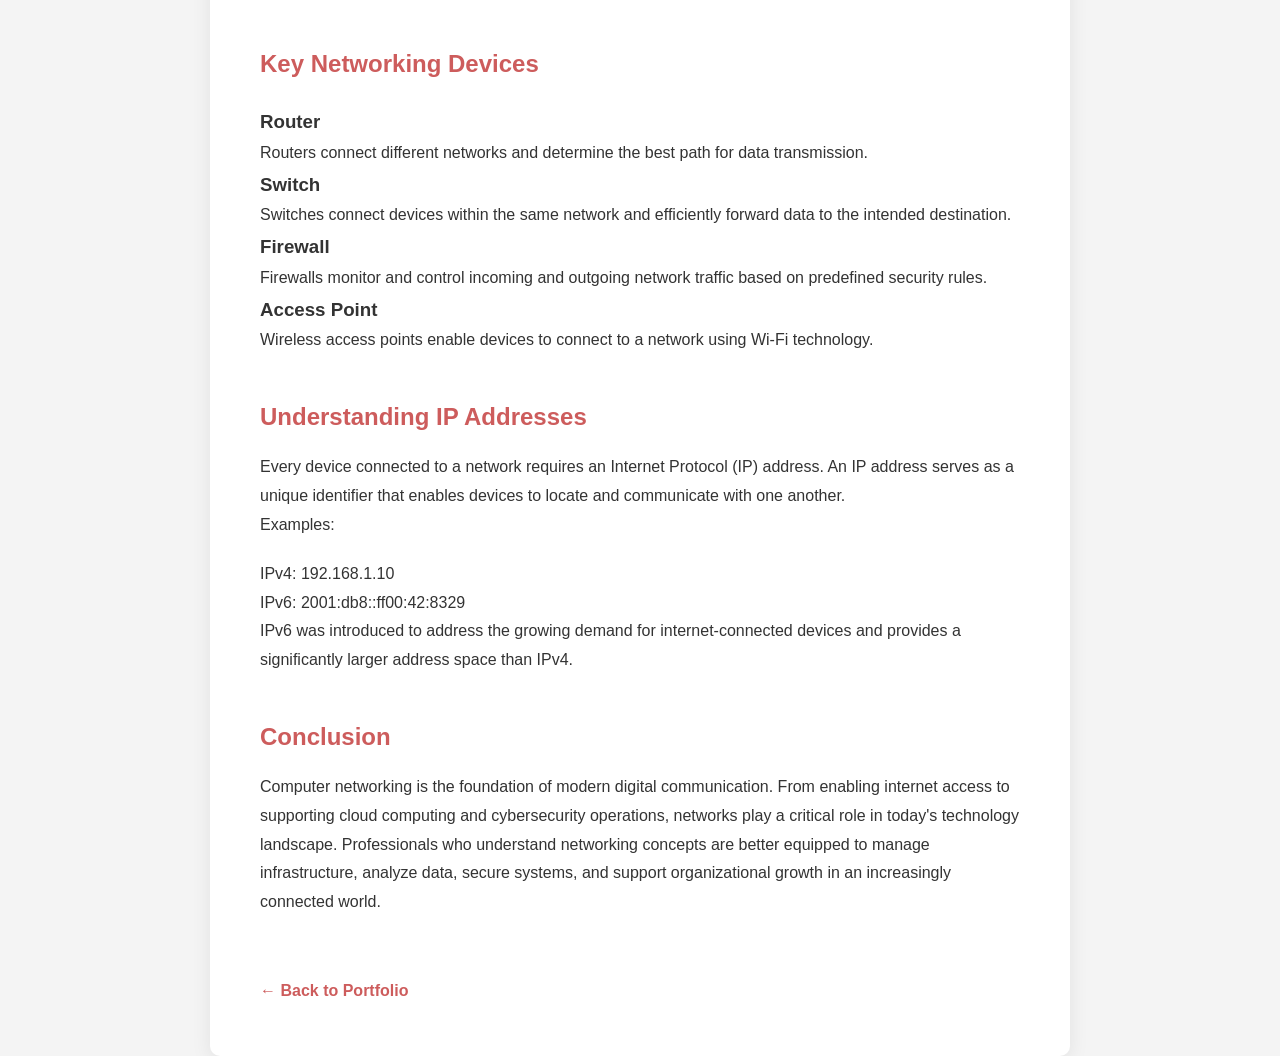
<file: blog/computer-networking-basics.html>
<!DOCTYPE html>

<html lang="en">
<head>
    <meta charset="UTF-8">
    <meta name="viewport" content="width=device-width, initial-scale=1.0">
    <title>Building Interactive Dashboards with Power BI | Dut Dut</title>

<style>
    :root{
        --website-width: 1280px;
        --main-color: #CD5C5C;
        --light-color: #f4f4f4;
        --medium-color: #ccc;
        --dark-color: #333;
        --light-text-color: #fff;
        --dark-text-color: #000;
    }

    *{
        margin:0;
        padding:0;
        box-sizing:border-box;
    }

    body{
        font-family: Arial, sans-serif;
        background: var(--light-color);
        color: var(--dark-color);
        line-height:1.8;
    }

    .container{
        max-width: 900px;
        margin:auto;
        padding: 0 20px;
    }

    .blog-header{
        background: var(--main-color);
        color: var(--light-text-color);
        padding: 120px 20px;
        text-align:center;
    }

    .blog-header h1{
        font-size:3rem;
        margin-bottom:15px;
    }

    .blog-meta{
        opacity:0.9;
    }

    .blog-content{
        background:#fff;
        margin-top:-50px;
        padding:50px;
        border-radius:10px;
        box-shadow:0 5px 20px rgba(0,0,0,0.08);
    }

    .blog-content h2{
        color: var(--main-color);
        margin:40px 0 15px;
    }

    .blog-content p{
        margin-bottom:20px;
    }

    .blog-content img{
        width:100%;
        border-radius:10px;
        margin:30px 0;
    }

    .back-link{
        display:inline-block;
        margin-top:40px;
        color:var(--main-color);
        text-decoration:none;
        font-weight:bold;
    }

    .back-link:hover{
        text-decoration:underline;
    }
</style>
</head>
<body>

    <header class="blog-header">
        <h1>Understanding Computer Networking: The Foundation of Modern Digital Communication</h1>
        <p class="blog-meta">
            By Dut Dut | Networking | 4 min read
        </p>
    </header>
    <section class="container">
        <article class="blog-content">
            <p>
                <h2>Introduction</h2>

            In today's interconnected world, computer networking forms the backbone of digital communication. 
            Whether sending an email, accessing a website, streaming a video, or securing organizational systems, 
            computer networks enable devices to exchange information efficiently and securely.

            As organizations increasingly depend on digital technologies, understanding networking concepts 
            has become essential for IT professionals, data analysts, data scientists, and cybersecurity 
            specialists.
            </p>
            <h2>What is Computer Networking?</h2>
            <p>
            Computer networking is the practice of connecting computers, servers, mobile devices, 
            and other hardware to share data and resources.
            A network allows devices to communicate using standardized protocols and transmission methods.
            Examples include:
                <ul>The Internet</ul>
                <ul>Corporate office networks</ul>
                <ul>University networks</ul>
                <ul>Cloud computing environments</ul>
                <ul>Mobile communication networks</ul>
            </p>
            <h2>Types of Computer Networks</h2>
            <p>
                <h3>1. Local Area Network (LAN)</h3>
                A LAN connects devices within a limited geographic area such as:
                    <ul>Offices</ul>
                    <ul>Schools</ul>
                    <ul>Homes</ul>
                LANs provide high-speed communication and resource sharing among connected devices.
                <h3>2. Wide Area Network (WAN)</h3>
                A WAN connects multiple LANs across large geographic regions.
                Examples include:
                The Internet
                International corporate networks
                WANs rely on telecommunications infrastructure to facilitate communication over long distances.
                <h3>3. Metropolitan Area Network (MAN)</h3>
                A MAN covers a city or metropolitan region and connects multiple local networks.
                <h3>4. Wireless Local Area Network (WLAN)</h3>
                A WLAN enables communication through wireless technologies such as Wi-Fi, eliminating the need for physical cables.
            </p>
            <h2>Key Networking Devices</h2>
            <p>
                <h3>Router</h3>
                Routers connect different networks and determine the best path for data transmission.
                <h3>Switch</h3>
                Switches connect devices within the same network and efficiently forward data to the intended destination.
                <h3>Firewall</h3>
                Firewalls monitor and control incoming and outgoing network traffic based on predefined security rules.
                <h3>Access Point</h3>
                Wireless access points enable devices to connect to a network using Wi-Fi technology.
            </p>
            <h2>Understanding IP Addresses</h2>
            <p>
                Every device connected to a network requires an Internet Protocol (IP) address.
                An IP address serves as a unique identifier that enables devices to locate and communicate with one another.
                <br>Examples:
                <ol>IPv4: 192.168.1.10</ol>
                <ul>IPv6: 2001:db8::ff00:42:8329</ul>
                IPv6 was introduced to address 
                the growing demand for internet-connected devices and provides a significantly larger address space than IPv4.
            </p>
            <h2>Conclusion</h2>
            <p>
                Computer networking is the foundation of modern digital communication. From enabling internet access to supporting 
                cloud computing and cybersecurity operations, networks play a critical role in today's technology landscape.
                Professionals who understand networking concepts are better equipped to manage infrastructure, analyze data, secure systems, 
                and support organizational growth in an increasingly connected world.
            </p>
            <a href="../work.html" class="back-link">
                ← Back to Portfolio
            </a>
        </article>
    </section>
</body>
</html>
</file>
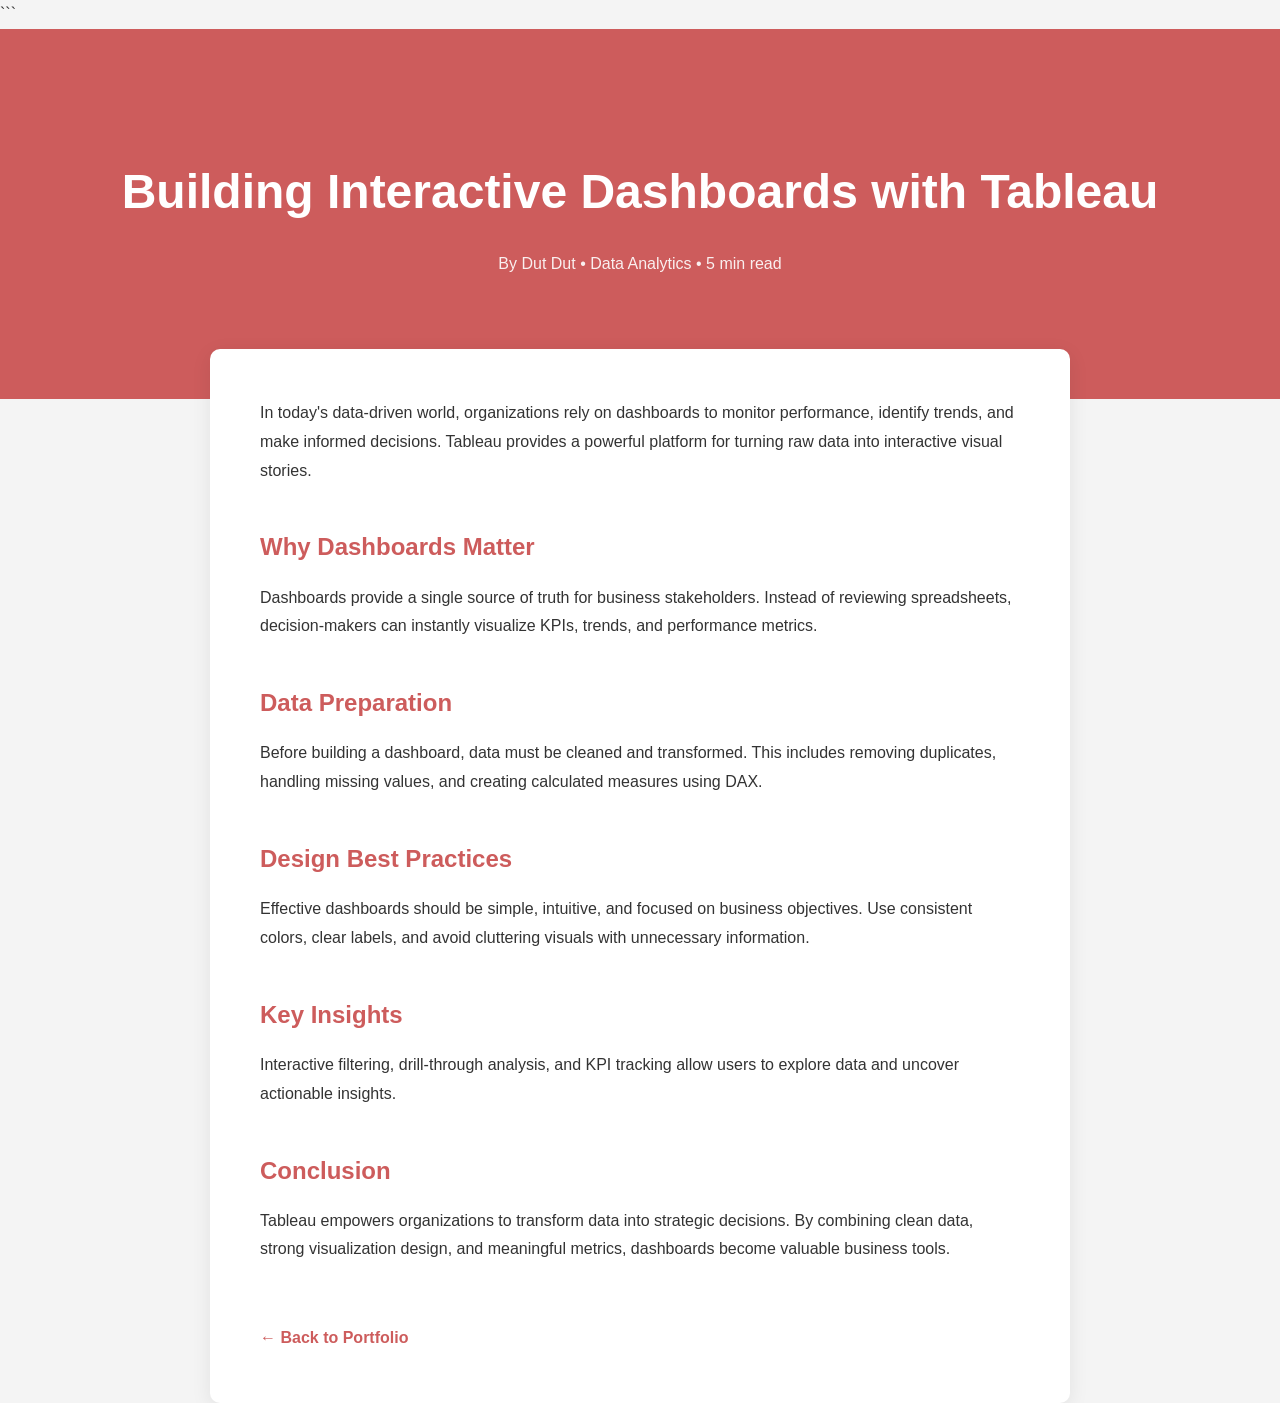
<file: blog/dashboard-tableau.html>
<!DOCTYPE html>

<html lang="en">
<head>
    <meta charset="UTF-8">
    <meta name="viewport" content="width=device-width, initial-scale=1.0">
    <title>Building Interactive Dashboards with Power BI | Dut Dut</title>

```
<style>
    :root{
        --website-width: 1280px;
        --main-color: #CD5C5C;
        --light-color: #f4f4f4;
        --medium-color: #ccc;
        --dark-color: #333;
        --light-text-color: #fff;
        --dark-text-color: #000;
    }

    *{
        margin:0;
        padding:0;
        box-sizing:border-box;
    }

    body{
        font-family: Arial, sans-serif;
        background: var(--light-color);
        color: var(--dark-color);
        line-height:1.8;
    }

    .container{
        max-width: 900px;
        margin:auto;
        padding: 0 20px;
    }

    .blog-header{
        background: var(--main-color);
        color: var(--light-text-color);
        padding: 120px 20px;
        text-align:center;
    }

    .blog-header h1{
        font-size:3rem;
        margin-bottom:15px;
    }

    .blog-meta{
        opacity:0.9;
    }

    .blog-content{
        background:#fff;
        margin-top:-50px;
        padding:50px;
        border-radius:10px;
        box-shadow:0 5px 20px rgba(0,0,0,0.08);
    }

    .blog-content h2{
        color: var(--main-color);
        margin:40px 0 15px;
    }

    .blog-content p{
        margin-bottom:20px;
    }

    .blog-content img{
        width:100%;
        border-radius:10px;
        margin:30px 0;
    }

    .back-link{
        display:inline-block;
        margin-top:40px;
        color:var(--main-color);
        text-decoration:none;
        font-weight:bold;
    }

    .back-link:hover{
        text-decoration:underline;
    }
</style>
</head>
<body>
<header class="blog-header">
    <h1>Building Interactive Dashboards with Tableau</h1>
    <p class="blog-meta">
        By Dut Dut • Data Analytics • 5 min read
    </p>
</header>
<section class="container">
<article class="blog-content">
    <p>
        In today's data-driven world, organizations rely on dashboards
        to monitor performance, identify trends, and make informed
        decisions. Tableau provides a powerful platform for turning
        raw data into interactive visual stories.
    </p>
    <h2>Why Dashboards Matter</h2>
    <p>
        Dashboards provide a single source of truth for business
        stakeholders. Instead of reviewing spreadsheets, decision-makers
        can instantly visualize KPIs, trends, and performance metrics.
    </p>
    <h2>Data Preparation</h2>
    <p>
        Before building a dashboard, data must be cleaned and transformed.
        This includes removing duplicates, handling missing values, and
        creating calculated measures using DAX.
    </p>
    <h2>Design Best Practices</h2>
    <p>
        Effective dashboards should be simple, intuitive, and focused
        on business objectives. Use consistent colors, clear labels,
        and avoid cluttering visuals with unnecessary information.
    </p>
    <h2>Key Insights</h2>
    <p>
        Interactive filtering, drill-through analysis, and KPI tracking
        allow users to explore data and uncover actionable insights.
    </p>
    <h2>Conclusion</h2>
    <p>
        Tableau empowers organizations to transform data into strategic
        decisions. By combining clean data, strong visualization design,
        and meaningful metrics, dashboards become valuable business tools.
    </p>
    <a href="../work.html" class="back-link">
        ← Back to Portfolio
    </a>
</article>
</section>
</body>
</html>
</file>
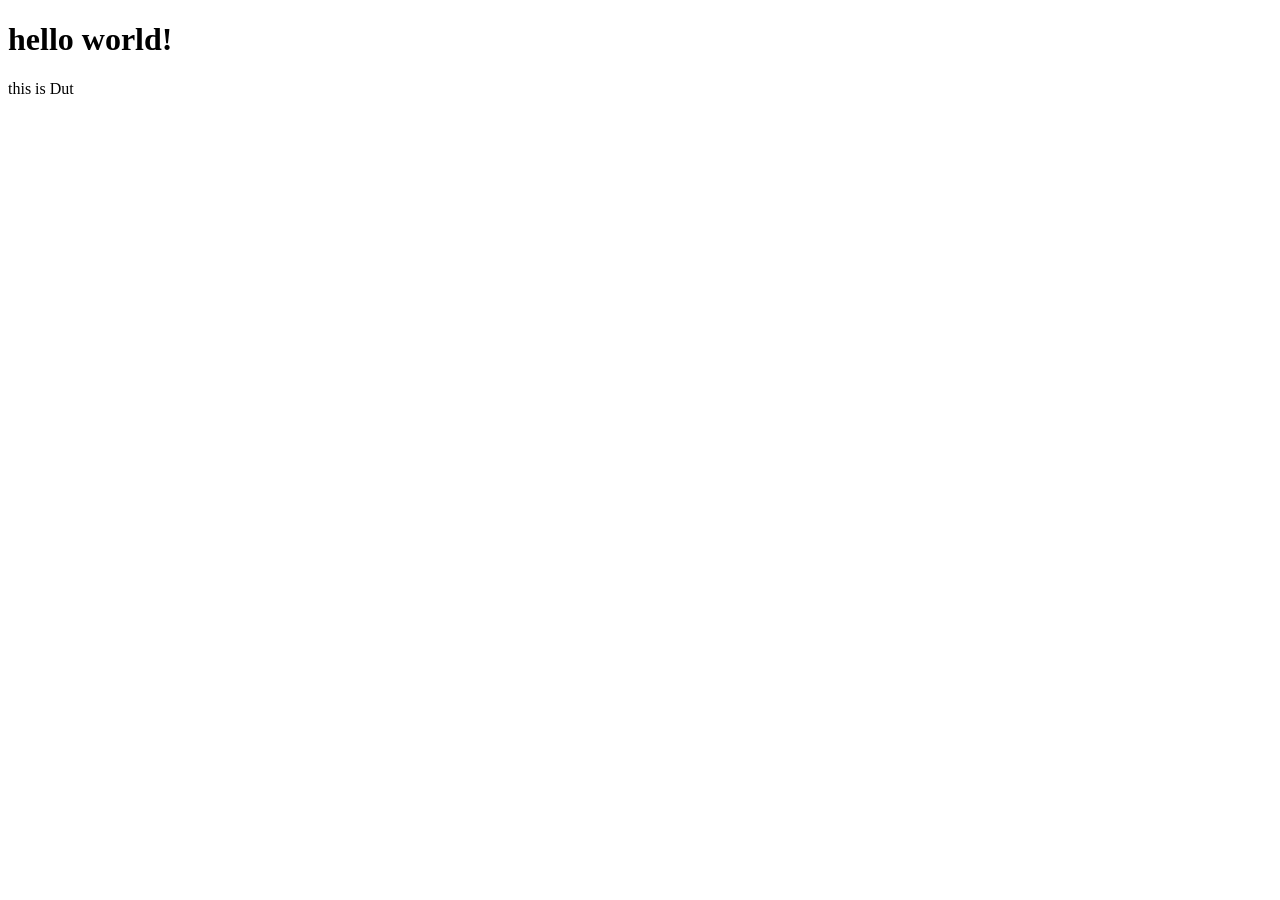
<file: css/articles/ai.html>
<!DOCTYPE html>
<html lang="en">
<head>
    <meta charset="UTF-8">
    <meta name="viewport" content="width=device-width, initial-scale=1.0">
    <title>articles</title>
</head>
<body>
    <h1>hello world!</h1>
    <p>this is Dut</p>
</body>
</html>
</file>
<file: css/main.css>
/* variables */
:root {
    --website-width: 1280px;
    --main-color: #CD5C5C;
    --light-color: #f4f4f4;
    --medium-color: #ccc;
    --dark-color: #333;
    --bg-image: url('../img/d_a_w.png');
    --light-text-color: #fff; 
    --dark-text-color: #000; 
  }
  
  

/* General styles */
* {
    padding: 0;
    margin: 0;
}

body {
    font-family: 'Dosis', sans-serif;
    line-height: 1.6;
    background: #fff;
}

a {
    text-decoration: none;
    color: var(--dark-color); 
}

ul {
    list-style: none;
}

h2, h3, h4 {
    text-transform: uppercase;
}

img {
    width: 100%;
}

/* Logo */
#logo {
    width: 100px;
    height: 70px;
    color: #fff;
    text-transform: uppercase;
}

/* Main navigation */
#main-nav {
    position: fixed;
    top: 0;
    right: 0;
    display: flex;
    justify-content: space-between;
    width: 100%;
    z-index: 1000; 
    background: rgba(51, 51, 51, 0.95);
    border-bottom: 3px solid #ffbc00;
    padding: 0.5rem 0;
    transition: all 0.3s ease-in-out;
    padding-top: 1rem;
}

#main-nav ul {
    display: flex;
}

#main-nav li {
    padding: 1rem 1.5rem;
}

#main-nav a {
    text-decoration: none;
    color: #f4f4f4; 
    text-transform: uppercase;
    border-bottom: 3px transparent solid;
    padding-bottom: 0.5rem;
    transition: border-color 0.5s;
}

#main-nav a:hover {
    border-color: var(--medium-color); 
}

#main-nav a.current {
    border-color: var(--main-color);
}

/* Header */
#header-home {
    background: var(--bg-image) no-repeat center center/cover; 
    height: 100vh;
    color: #fff;
}

#header-home .header-content {
    text-align: center;
    padding-top: 20%;
}

#header-home .header-content h1 {
    font-size: 4rem;
    line-height: 1.2;
    color: var(--light-text-color); 
}

#header-inner {
    background: var(--bg-image) no-repeat 20% 30%/cover; 
    height: 5.5rem;
    border-bottom: 3px solid var(--main-color); 
}

/* Home section */
#home-a .container {
    display: grid;
    grid-template-columns: repeat(4, 1fr);
}

#home-a .container .specials {
    grid-gap: 1rem;
    margin-top: 3rem;
}

#home-a .container .specials .fas {
    color: var(--main-color); 
    padding-bottom: 0.4rem;
}

#home-b .stats {
    display: grid;
    grid-template-columns: repeat(4, 1fr);
}

#home-b .stats li.stats-title {
    font-size: 1.5rem;
}

#home-b .stats .fas {
    color:#ffbc00;
}

#home-b .stats li.stats-number {
    font-size: 2rem;
    font-weight: bold;
    color:#CD5C5C
}

#home-b .stats div:nth-child(odd) {
    background: var(--light-color); 
}

#home-b .stats div:nth-child(even) {
    background: var(--medium-color); 
}

#home-c .process {
    display: grid;
    grid-template-columns: repeat(4, 1fr);
    grid-gap: 1.5rem;
    text-align: center;
}

#home-c .process .process-step {
    position: absolute;
    top: 0;
    right: 0;
    font-size: 28px;
    background: var(--main-color); 
    color: set-text-color(--main-color); 
    border-radius: 50%;
    height: 15px;
    width: 15px;
    line-height: 15px;
    padding: 1rem;
    transition: 1s;
}

#home-c .process .process-icon {
    border-radius: 70%;
    background: var(--dark-color); 
    color: set-text-color(--dark-color); 
    padding: 2rem;
    width: 70px;
    height: 70px;
    line-height: 70px;
    text-align: center;
    position: relative;
    transition: all 1s;
}

#home-c .process .process-icon:hover {
    background: var(--main-color); 
    width: 90px;
    height: 90px;
    line-height: 90px;
}

#home-c .process .process-icon:hover .process-step {
    background: var(--dark-color); 
    color: set-text-color(--dark-color); 
}

/* Footer */
#main-footer {
    background: var(--dark-color); 
    color: #fff;
    height: 5rem;
}
/* .container */
.container {
    max-width: var(--website-width); 
    padding: 0 1.5rem;
    margin: auto;
    overflow: hidden;
}

/* %btn-shared */
.btn-shared {
    display: inline-block;
    padding: 0.8rem 2rem; 
    transition: all 0.5s; 
    border: none;
    cursor: pointer;
}

/* .btn */
.btn-main {
    color: #333;
    background: var(--main-color); 
}

.btn-light {
    color: #333;
    background: var(--light-color); 
    padding: 0.5rem 0.5rem;
}

.btn-dark {
    color: #f4f4f4;
    background: var(--dark-color); 
}

/* Hover effect for buttons */
button[class^='btn-']:hover,
a[class^='btn-']:hover,
input[class^='btn-']:hover {
    background-color: var(--main-color);
    padding: 0.5rem 0.5rem;
}

/* .bg */
.bg-main {
    background: var(--main-color); 
    color: set-text-color(var(--main-color)); 
}

.bg-dark {
    background: var(--dark-color); 
    color: set-text-color(var(--dark-color));
}

.bg-light {
    background: var(--light-color); 
    color: set-text-color(var(--light-color)); 
}

.bg-medium {
    background: var(--medium-color); 
    color: set-text-color(var(--medium-color)); 
}

/* .lead */
.lead {
    font-size: 1.3rem;
    margin: 2rem 0;
    color: var(--light-text-color); 
}

/* .text-center */
.text-center {
    text-align: center;
}

/* .py */
.py-1 {
    padding: 1rem 0;
}

.py-2 {
    padding: 2rem 0;
}

.py-3 {
    padding: 3rem 0;
}

.py-4 {
    padding: 4rem 0;
}

/* .my */
.my-1 {
    margin: 1rem 0;
}

.my-2 {
    margin: 2rem 0;
}

.my-3 {
    margin: 3rem 0;
}

.my-4 {
    margin: 4rem 0;
}

/* .section-title */
.section-title {
    font-size: 2rem;
    display: block;
    padding-bottom: 0.5rem;
    text-align: center;
    font-weight: 100;
    text-transform: uppercase;
}

/* .bottom-line */
.bottom-line {
    height: 2px;
    width: 5rem;
    background: var(--main-color); 
    display: block;
    margin: 0 auto 1rem auto;
}

/* .txt-type, .cursor */
.txt-type,
.cursor {
    color: var(--main-color); 
}

#main-footer .footer-content {
    display: flex;
    justify-content: space-between;
    height: 5rem;
    align-items: center;
}

#main-footer .social .fab {
    color: var(--light-color);
    margin-right: 1rem;
    border: 2px #fff solid;
    border-radius: 50%;
    height: 20px;
    width: 20px;
    line-height: 20px;
    text-align: center;
    padding: 0.5rem;
}

#main-footer .social .fab:hover {
    background: var(--main-color); 
}

/* About */
#about-a .about-info {
    display: grid;
    grid-gap: 1.2rem;
    grid-template-areas: 
        'bioimage bio bio'
        'aw1 aw2 aw3';
}

#about-a .about-info .bio-image {
    grid-area: bioimage;
    border-radius: 70%;
}

#about-a .about-info .bio {
    grid-area: bio;
    border-left: 3px solid var(--main-color); 
    padding: 0.8rem;
}

/* Assign each award to its own grid area to prevent stacking */
#about-a .about-info .award-1 {
    grid-area: aw1;
}

#about-a .about-info .award-2 {
    grid-area: aw2;
}

#about-a .about-info .award-3 {
    grid-area: aw3;
}

/* Style the icons using your main yellow accent color */
#about-a .about-info .award-1 .fas,
#about-a .about-info .award-2 .fas,
#about-a .about-info .award-3 .fas {
    color: #ffbc00; /* Your signature yellow accent */
    margin: 1rem;
    display: block; /* Ensures the icon sits above the text */
}

/* Add a hover effect to make the cards feel interactive */
#about-a .about-info [class^="award-"] {
    transition: transform 0.3s ease;
    text-align: center;
    padding: 1rem;
}

#about-a .about-info [class^="award-"]:hover {
    transform: translateY(-5px);
}

#about-b .container {
    width: 80%;
    color: #fff;
}

#about-b .container .progress {
    overflow: hidden;
    height: 20px;
    background: var(--medium-color); /* Assuming $medium-color is defined elsewhere */
    border-radius: 5px;
    margin-bottom: 0.8rem;
}

#about-b .container .progress div {
    height: 100%;
    color: #fff;
    text-align: center;
    background: var(--main-color); /* Assuming $main-color is defined elsewhere */
}

#about-c .about-logos {
    display: grid;
    grid-template-columns: repeat(4, 1fr);
    grid-gap: 2rem;
}

#about-c .about-logos img {
    width: 40%;
}

/* Certifications Grid */
.certs-grid {
  display: grid;
  /* Corrected from repeat(3, 1 row) to standard grid syntax */
  grid-template-columns: repeat(3, 1fr);
  gap: 20px;
  margin-top: 2rem;
  text-align: center;
}

.cert-card {
  background: #f4f4f4;
  padding: 1.5rem;
  border-radius: 8px;
  border-bottom: 3px solid #ffbc00; /* Your accent color */
  transition: transform 0.3s ease;
}

.cert-card:hover {
  transform: translateY(-5px);
}

.cert-card i {
  color: #CD5C5C;
  margin-bottom: 10px;
}

@media (max-width: 600px) {
    .certs-card {
        grid-template-columns: 1fr;
        gap: 10px;
    }
    
    .cert-card {
        padding: 8px;
        text-align: center;
    }
}

.flex-row {
  display: flex;
  justify-content: space-between;
  gap: 2rem;
  margin-top: 2rem;
}

.flex-row .flex-item {
  flex: 1;
}

.journey-box, .pub-box {
  display: flex;
  flex-direction: column;
  gap: 1.5rem;
}

.timeline-item, .pub-card {
  background: #fff;
  padding: 1.5rem;
  border-radius: 8px;
  box-shadow: 0 4px 6px rgba(0, 0, 0, 0.1);
  border-left: 5px solid #ffbc00;
}

.timeline-item i, .pub-card i {
  color: #CD5C5C;
  margin-right: 10px;
}

.timeline-item h4, .timeline-item h3, 
.pub-card h4, .pub-card h3 {
  margin-bottom: 0.5rem;
}

.timeline-item .date, .pub-card .date {
  font-weight: bold;
  font-size: 0.8rem;
  color: #666;
}

#github-activity .container {
  padding: 3rem;
}

#github-activity .container p {
  text-align: center;
  justify-content: center;
}

#github-activity .container .github-flex {
  display: flex;
  text-align: center;
  flex-direction: row;
  align-items: center;
  gap: 2rem;
  margin-top: 2rem;
}

#github-activity .container .github-flex .github-link {
  text-decoration: none;
  color: #333;
  transition: transform 0.3s ease;
  display: flex;
  width: 100%;
  max-width: 800px;
  justify-content: center;
}

#github-activity .container .github-flex .github-link:hover {
  transform: translateY(-5px);
}

#github-activity .container .github-flex .github-link:hover .github-text {
  color: #ffbc00;
}

#github-activity .container .github-card-wrapper {
  display: flex;
  flex-direction: row;
  align-items: center;
  justify-content: center;
  gap: 2rem;
  width: 100%;
}

#github-activity .container .github-card-wrapper .github-text {
  flex: 1;
  font-weight: bold;
  font-size: 1.1rem;
  text-transform: uppercase;
  letter-spacing: 1px;
  transition: color 0.3s ease;
  white-space: nowrap;
}

/* Media Queries */
@media (max-width: 768px) {
  #github .github-card-wrapper {
    flex-direction: column;
    text-align: center;
    gap: 0.5rem;
  }

  #github .github-card-wrapper img {
    max-width: 100%;
  }
}
/* Contact form */
#contact-z .text-fields {
    display: grid;
    grid-template-areas:
        'name email'
        'subject phone'
        'message message';
    grid-gap: 1.2rem;
    margin-bottom: 1.2rem;
}

#contact-z .text-fields .name-input {
    grid-area: name;
}

#contact-z .text-fields .subject-input {
    grid-area: subject;
}

#contact-z .text-fields .email-input {
    grid-area: email;
}

#contact-z .text-fields .phone-input {
    grid-area: phone;
}

#contact-z .text-fields .message-input {
    grid-area: message;
    height: 100px;
}

#contact-z .text-fields .text-input {
    padding: 0.5rem 1rem;
}

#contact-z button[type='submit'] {
    width: 50%;
    padding: 0.5rem 0.5rem;
}

#contact-y .contact-info {
    display: grid;
    grid-template-columns: repeat(3, 1fr);
    text-align: center;
    color: var(--medium-color);
}

.items {
    display: grid;
    grid-template-columns: repeat(3, 1fr);
    box-shadow: 0 5px 10px 0 rgba(0, 0, 0, 0.3);
}
.item {
    position: relative;
    overflow: hidden;
    background: var(--main-color); /* Assuming --main-color is defined elsewhere */
}

.item::after {
    content: '';
    display: block;
    background: inherit;
    opacity: 0.9;
    top: 0;
    left: 0;
    width: 100%;
    height: 100%;
    transform: scale(2) translateX(-90%) translateY(-90%) rotate(-28deg);
    transition: transform 3s cubic-bezier(0.2, 1, 0.3, 1);
}

.item:hover::after {
    transform: scale(2) translateX(0) translateY(0) rotate(-28deg);
}

.item:hover .item-image {
    transform: scale(1.2);
}

.item:hover .item-text {
    opacity: 1;
    transform: translateY(0);
}

.item-image {
    height: auto;
    transform: translateZ(0);
    display: block;
    transition: transform 750ms cubic-bezier(0.2, 1, 0.3, 1);
}

.item-image:before {
    content: '';
    display: block;
    padding-top: 75%;
    overflow: hidden;
}

.item-image img {
    position: absolute;
    top: 0;
    left: 0;
    width: 100%;
    height: auto;
    line-height: 0;
}

.item-text {
    position: absolute;
    top: 0;
    left: 0;
    bottom: 0;
    right: 0;
    opacity: 0;
    text-align: center;
    z-index: 1;
    transform: translateY(-20%);
    transition: opacity 500ms cubic-bezier(0.2, 1, 0.3, 1),
    transform 500ms cubic-bezier(0.2, 1, 0.3, 1);
    transition-delay: 300ms;
}

.item-text-wrap {
    position: absolute;
    width: 100%;
    top: 50%;
    transform: translateY(-50%);
}

.item-text-title {
    font-size: 2rem;
    margin: 5px 0 0 0;
    padding: 0 1rem;
}

.item-text-category {
    text-transform: uppercase;
    font-size: 1.2rem;
    opacity: 0.7;
    margin: 0;
}

/* tablets & smaller */
@media (max-width: 800px) {
    #header-home {
        height: 30rem;
    }

    #header-home .header-content {
        padding-top: 5rem;
    }
}

@media (max-width: 500px) {
    #main-nav {
        flex-direction: column;
        align-items: center;
    }

    #main-nav li {
        padding: 1rem;
    }

    #header-home {
        height: 10rem;
        border-bottom: 3px solid var(--main-color); /* Assuming --main-color is defined elsewhere */
        background-position: 20% 30%;
    }

    #header-home .header-content {
        display: none;
    }

    #header-inner {
        height: 10rem;
    }

    /* stack grid columns */
    #home-a .container,
    #home-b .stats,
    #home-c .process,
    #about-d .testimonials,
    #contact-y .contact-info,
    .items {
        grid-template-columns: 1fr;
    }

    #home-a .container div {
        border-bottom: 2px var(--light-color) solid; 
        padding: 1rem;
    }

    #home-a .container div:last-child {
        border: none;
        padding: 0;
    }

    #home-b .stats {
        padding: 2rem 0 1rem 0;
    }

    /* about */
    #about-a .about-info {
        grid-template-areas:
            'bioimage'
            'bio'
            'aw1'
            'aw2'
            'aw3';
    }

    #about-c {
        display: none;
    }

    /* contact */
    #contact-z .text-fields {
        grid-template-areas:
            'name'
            'email'
            'subject'
            'phone'
            'message';
    }

    #contact-y div {
        margin-bottom: 1rem;
        padding-bottom: 1rem;
        border-bottom: 1px #555 solid;
    }

    #contact-y div:last-child {
        border: none;
        margin-bottom: 0;
        padding-bottom: 0;
    }

    #contact-w h1 {
        font-size: 1rem;
        text-align: center;
        justify-content: center;
        align-items: center;
    }

    /* footer */
    #main-footer {
        height: 7rem;
    }

    #main-footer .footer-content {
        flex-direction: column;
        padding: 1rem;
        height: 5rem;
    }
}

/* landscape */
@media (max-height: 580px) {
    #header-home .header-content {
        padding-top: 3rem;
    }
}

@media (max-height: 330px) {
    #header-home .header-content h1 {
        font-size: 2rem;
    }
}
/* .container */
.container {
    max-width: var(--website-width); 
    padding: 0 1.5rem;
    margin: auto;
    overflow: hidden;
}

/* %btn-shared */
.btn-shared {
    display: inline-block;
    padding: 0.8rem 2rem; /* Corrected missing 'rem' unit */
    transition: all 0.5s; /* Corrected 'o0.5s' to '0.5s' */
    border: none;
    cursor: pointer;
}

/* .btn */
.btn-main {
    color: #333;
    background: var(--main-color); /* Assuming --main-color is defined elsewhere */
}

.btn-light {
    color: #333;
    background: var(--light-color); /* Assuming --light-color is defined elsewhere */
    padding: 0.5rem 0.5rem;
}

.btn-dark {
    color: #f4f4f4;
    background: var(--dark-color); /* Assuming --dark-color is defined elsewhere */
}

/* Hover effect for buttons */
button[class^='btn-']:hover,
a[class^='btn-']:hover,
input[class^='btn-']:hover {
    background-color: var(--main-color); /* Assuming --main-color is defined elsewhere */
    padding: 0.5rem 0.5rem;
}

/* .bg */
.bg-main {
    background: var(--main-color); /* Assuming --main-color is defined elsewhere */
    color: set-text-color(var(--main-color)); /* Assuming set-text-color function is defined elsewhere */
}

.bg-dark {
    background: var(--dark-color); /* Assuming --dark-color is defined elsewhere */
    color: set-text-color(var(--dark-color)); /* Assuming set-text-color function is defined elsewhere */
}

.bg-light {
    background: var(--light-color); /* Assuming --light-color is defined elsewhere */
    color: set-text-color(var(--light-color)); /* Assuming set-text-color function is defined elsewhere */
}

.bg-medium {
    background: var(--medium-color); /* Assuming --medium-color is defined elsewhere */
    color: set-text-color(var(--medium-color)); /* Assuming set-text-color function is defined elsewhere */
}

/* .lead */
.lead {
    font-size: 1.3rem;
    margin: 2rem 0;
    color: var(--dark-color); /* Assuming --dark-color is defined elsewhere */
}

/* .text-center */
.text-center {
    text-align: center;
}

/* .py */
.py-1 {
    padding: 1rem 0;
}

.py-2 {
    padding: 2rem 0;
}

.py-3 {
    padding: 3rem 0;
}

.py-4 {
    padding: 4rem 0;
}

/* .my */
.my-1 {
    margin: 1rem 0;
}

.my-2 {
    margin: 2rem 0;
}

.my-3 {
    margin: 3rem 0;
}

.my-4 {
    margin: 4rem 0;
}

/* .section-title */
.section-title {
    font-size: 2rem;
    display: block;
    padding-bottom: 0.5rem;
    text-align: center;
    font-weight: 100;
    text-transform: uppercase;
}

/* .bottom-line */
.bottom-line {
    height: 2px;
    width: 5rem;
    background: var(--main-color); /* Assuming --main-color is defined elsewhere */
    display: block;
    margin: 0 auto 1rem auto;
}

/* .txt-type, .cursor */
.txt-type,
.cursor {
    color: var(--main-color); /* Assuming --main-color is defined elsewhere */
}

.blog-section {
padding: 100px 8%;
background: var(--light-color);
color: var(--dark-text-color);
}

.section-header {
text-align: center;
margin-bottom: 60px;
}

.section-tag {
color: var(--main-color);
font-weight: 600;
text-transform: uppercase;
letter-spacing: 2px;
}

.section-header h2 {
font-size: 2.8rem;
color: var(--dark-color);
margin: 15px 0;
}

.section-header p {
color: var(--dark-color);
opacity: 0.8;
max-width: 700px;
margin: auto;
}

.blog-grid {
max-width: var(--website-width);
margin: 0 auto;
display: grid;
grid-template-columns: repeat(auto-fit, minmax(340px, 1fr));
gap: 30px;
}

.blog-card {
background: var(--light-text-color);
border: 1px solid var(--medium-color);
border-radius: 15px;
padding: 30px;
transition: all 0.3s ease;
box-shadow: 0 5px 15px rgba(0,0,0,0.05);
}

.blog-card:hover {
transform: translateY(-8px);
border-color: var(--main-color);
box-shadow: 0 15px 35px rgba(205, 92, 92, 0.2);
}

.blog-category {
display: inline-block;
background: rgba(205, 92, 92, 0.1);
color: var(--main-color);
padding: 6px 12px;
border-radius: 30px;
font-size: 0.85rem;
font-weight: 600;
margin-bottom: 15px;
}

.blog-card h3 {
color: var(--dark-color);
margin-bottom: 15px;
font-size: 1.4rem;
line-height: 1.4;
}

.blog-card p {
color: var(--dark-color);
line-height: 1.7;
margin-bottom: 20px;
}

.blog-meta {
display: flex;
justify-content: space-between;
margin-bottom: 20px;
font-size: 0.9rem;
color: #777;
}

.read-more {
color: var(--main-color);
text-decoration: none;
font-weight: 600;
transition: 0.3s ease;
}

.read-more:hover {
color: var(--dark-color);
}

@media (max-width: 768px) {
.blog-section {
padding: 80px 5%;
}

.section-header h2 {
    font-size: 2rem;
}

.blog-grid {
    grid-template-columns: 1fr;
}

}
</file>
